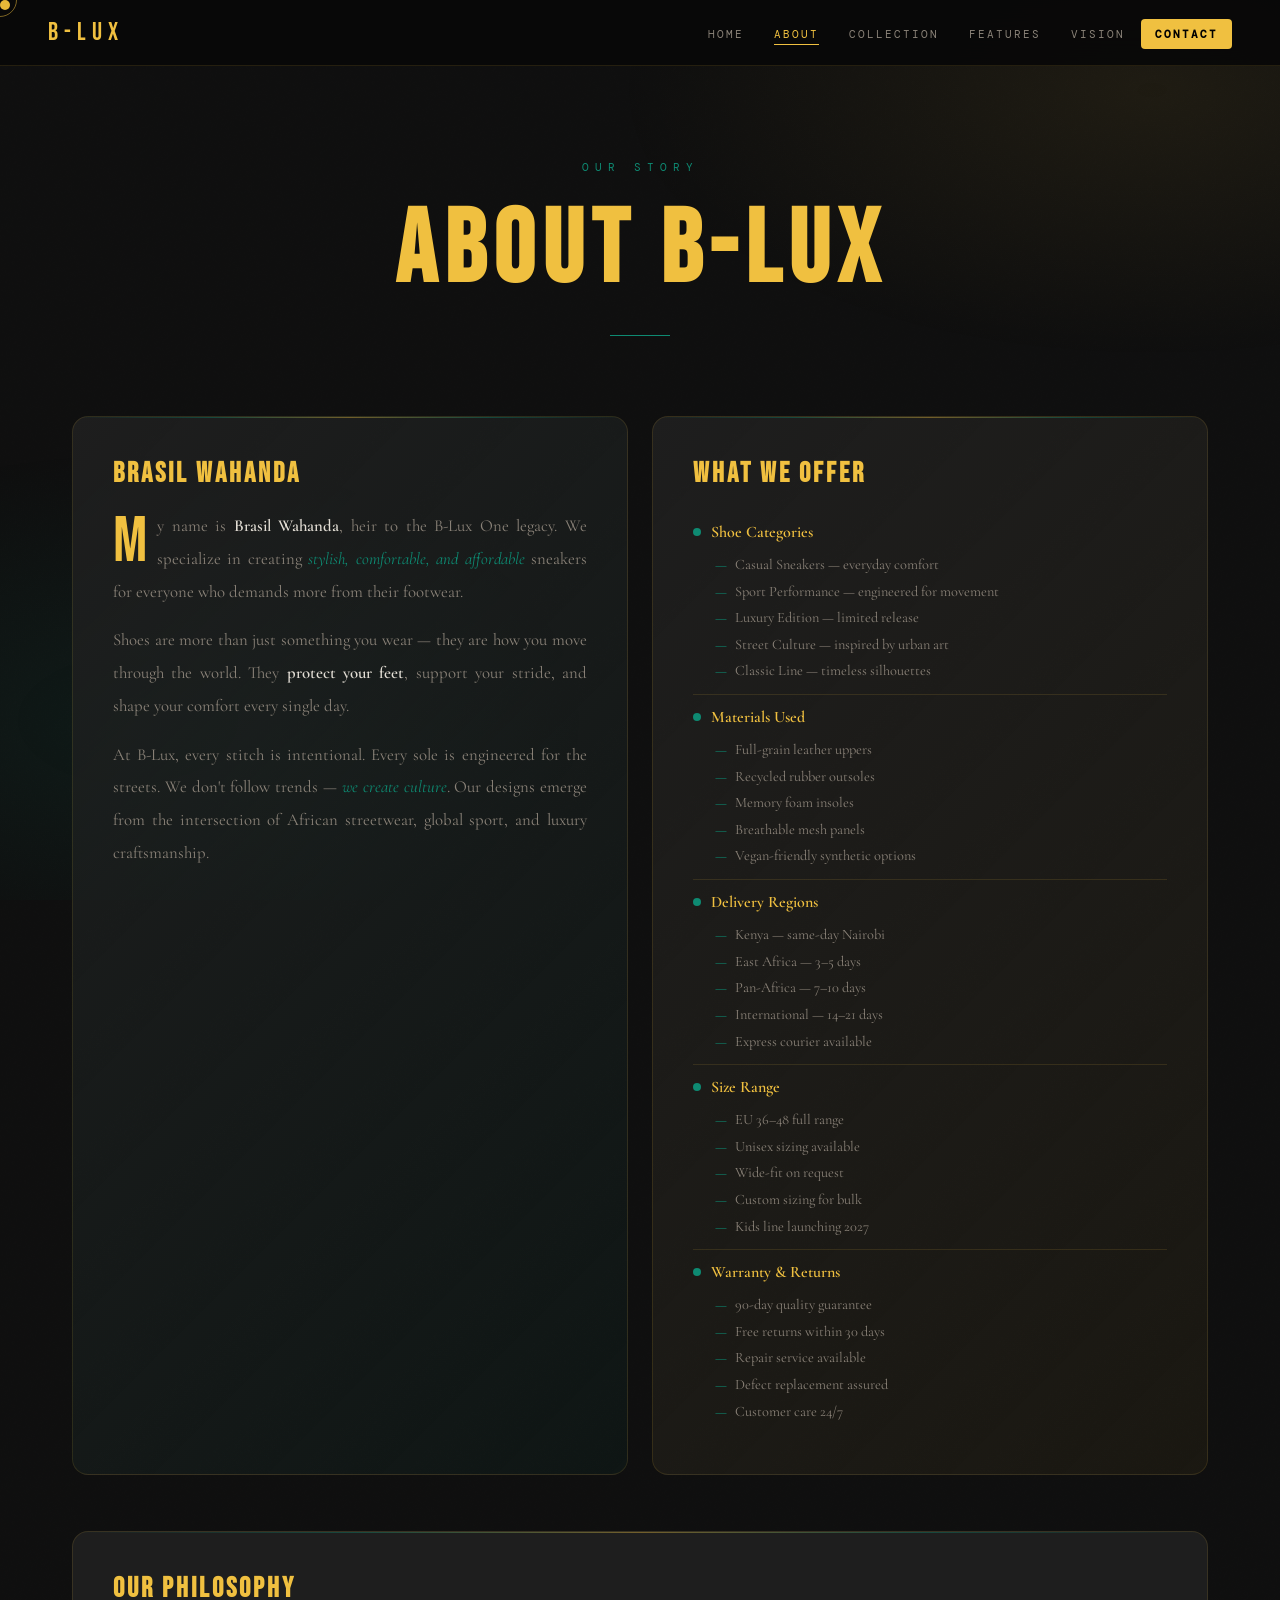
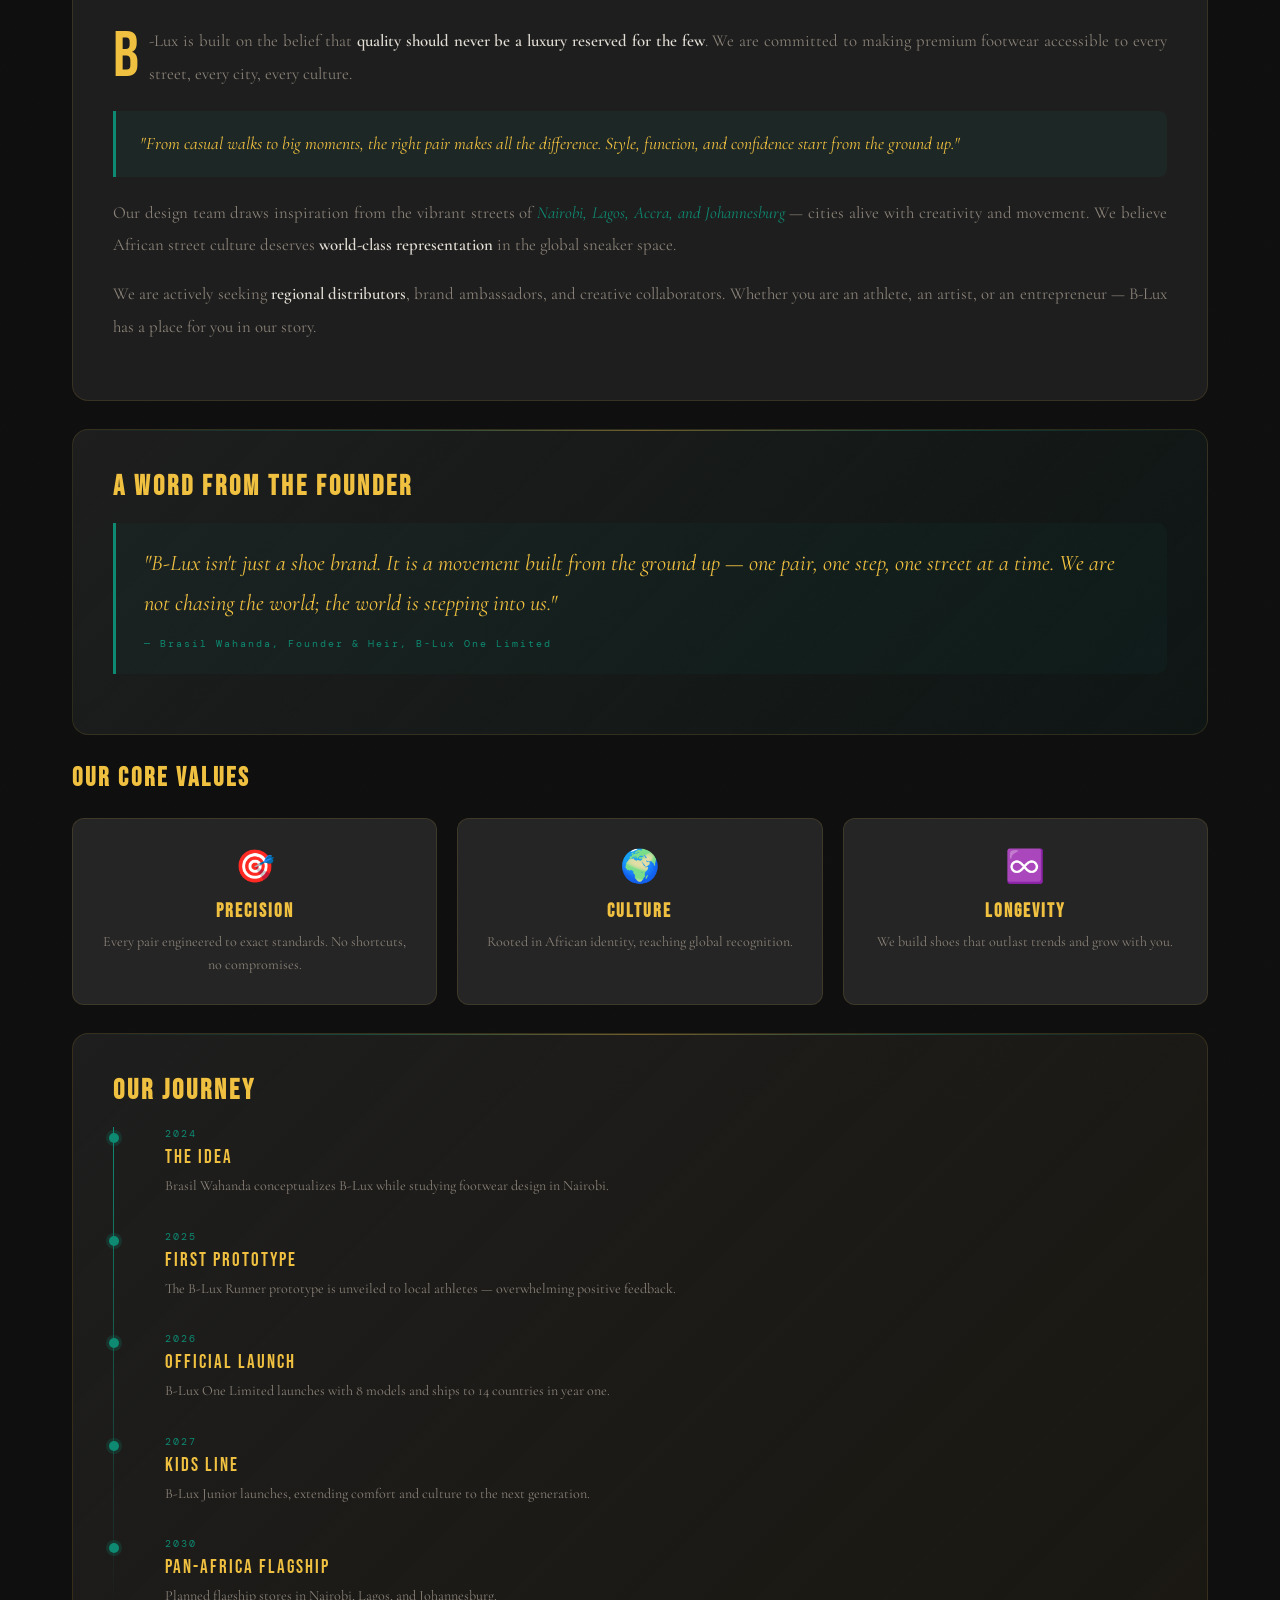
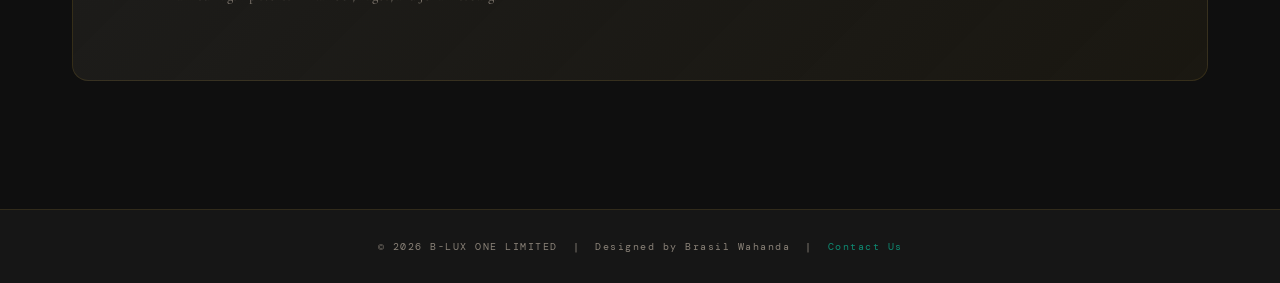
<file: about.html>
<!DOCTYPE html>
<html lang="en">
<head>
<meta charset="UTF-8">
<meta name="viewport" content="width=device-width, initial-scale=1.0">
<title>B-LUX ONE LIMITED — About</title>
<link href="https://fonts.googleapis.com/css2?family=Bebas+Neue&family=Cormorant+Garamond:ital,wght@0,300;0,400;0,600;1,400&family=DM+Mono:wght@300;400&display=swap" rel="stylesheet">
<style>
:root{--gold:#f0c040;--gold-dim:#b8902a;--teal:#0e8a72;--teal-dark:#086455;--dark:#0f0f0f;--dark2:#161616;--dark3:#1e1e1e;--dark4:#252525;--dark5:#2d2d2d;--text:#e2ddd4;--muted:#8a8278;--border:rgba(240,192,64,.12);--border2:rgba(14,138,114,.25);}
*,*::before,*::after{box-sizing:border-box;margin:0;padding:0;}
html{scroll-behavior:smooth;}
body{font-family:'Cormorant Garamond',Georgia,serif;background:var(--dark);color:var(--text);cursor:none;overflow-x:hidden;}
.cursor{width:10px;height:10px;background:var(--gold);border-radius:50%;position:fixed;pointer-events:none;z-index:9999;mix-blend-mode:difference;}
.cursor-ring{width:34px;height:34px;border:1px solid rgba(240,192,64,.5);border-radius:50%;position:fixed;pointer-events:none;z-index:9998;}
body::before{content:'';position:fixed;inset:0;background:radial-gradient(ellipse 70% 50% at 90% 10%,rgba(240,192,64,.07) 0%,transparent 60%),radial-gradient(ellipse 60% 50% at 10% 80%,rgba(14,138,114,.09) 0%,transparent 60%);pointer-events:none;z-index:0;}
body::after{content:'';position:fixed;inset:-200%;background-image:url("data:image/svg+xml,%3Csvg viewBox='0 0 200 200' xmlns='http://www.w3.org/2000/svg'%3E%3Cfilter id='n'%3E%3CfeTurbulence type='fractalNoise' baseFrequency='.9' numOctaves='4' stitchTiles='stitch'/%3E%3C/filter%3E%3Crect width='100%25' height='100%25' filter='url(%23n)' opacity='.04'/%3E%3C/svg%3E");background-size:180px;animation:grain .7s steps(1) infinite;pointer-events:none;z-index:1;opacity:.3;}
@keyframes grain{0%,100%{transform:translate(0,0)}20%{transform:translate(-5%,8%)}40%{transform:translate(10%,-10%)}60%{transform:translate(-8%,15%)}80%{transform:translate(5%,-5%)}}
nav{position:fixed;top:0;left:0;right:0;z-index:100;background:rgba(8,8,8,.92);backdrop-filter:blur(20px);border-bottom:1px solid var(--border);display:flex;align-items:center;justify-content:space-between;padding:0 48px;height:66px;}
.nav-logo{font-family:'Bebas Neue',sans-serif;font-size:1.55rem;color:var(--gold);letter-spacing:6px;text-decoration:none;}
.nav-links{display:flex;list-style:none;gap:2px;}
.nav-links li a{font-family:'DM Mono',monospace;font-size:.68rem;letter-spacing:2px;text-transform:uppercase;color:var(--muted);text-decoration:none;padding:8px 14px;border-radius:4px;transition:color .2s;position:relative;}
.nav-links li a::after{content:'';position:absolute;bottom:4px;left:50%;right:50%;height:1px;background:var(--gold);transition:all .3s ease;}
.nav-links li a:hover,.nav-links li a.active{color:var(--gold);}
.nav-links li a:hover::after,.nav-links li a.active::after{left:14px;right:14px;}
.nav-cta{background:var(--gold);color:#000 !important;font-weight:700;border-radius:4px;}
.nav-cta:hover{background:var(--gold-dim);}
.nav-toggle{display:none;flex-direction:column;gap:5px;cursor:pointer;padding:8px;}
.nav-toggle span{display:block;width:22px;height:2px;background:var(--gold);border-radius:2px;}
@media(max-width:820px){.nav-links{display:none;flex-direction:column;position:absolute;top:66px;left:0;right:0;background:#0a0a0a;padding:16px;}.nav-links.open{display:flex;}.nav-toggle{display:flex;}nav{padding:0 20px;}}

/* PAGE HEADER */
.page-hero{padding:160px 32px 80px;text-align:center;position:relative;z-index:2;}
.page-hero .ey{font-family:'DM Mono',monospace;font-size:.7rem;letter-spacing:6px;color:var(--teal);text-transform:uppercase;margin-bottom:16px;opacity:0;animation:up .8s .1s ease forwards;}
.page-hero h1{font-family:'Bebas Neue',sans-serif;font-size:clamp(3rem,8vw,7rem);color:var(--gold);letter-spacing:8px;opacity:0;animation:up .8s .2s ease forwards;}
.page-hero .ln{width:60px;height:1px;background:var(--teal);margin:22px auto 0;opacity:0;animation:up .8s .3s ease forwards;}
@keyframes up{from{opacity:0;transform:translateY(22px)}to{opacity:1;transform:translateY(0)}}

/* WRAPPER */
.wrapper{max-width:1200px;margin:0 auto;padding:0 32px;}

/* CONTAINER */
.c{background:var(--dark3);border:1px solid var(--border);border-radius:16px;padding:40px;margin-bottom:28px;position:relative;overflow:hidden;transition:border-color .3s,box-shadow .3s;}
.c:hover{border-color:rgba(240,192,64,.22);box-shadow:0 0 60px rgba(240,192,64,.08);}
.c::before{content:'';position:absolute;top:0;left:0;right:0;height:1px;background:linear-gradient(90deg,transparent,var(--teal),var(--gold),var(--teal),transparent);opacity:.4;}
.c-teal{background:linear-gradient(135deg,var(--dark3) 0%,rgba(14,138,114,.06) 100%);}
.c-gold{background:linear-gradient(135deg,var(--dark3) 0%,rgba(240,192,64,.05) 100%);}
.c h3{font-family:'Bebas Neue',sans-serif;font-size:1.75rem;color:var(--gold);letter-spacing:3px;margin-bottom:20px;}

/* GRID */
.two-col{display:grid;grid-template-columns:1fr 1fr;gap:24px;margin-bottom:28px;}
.three-col{display:grid;grid-template-columns:repeat(3,1fr);gap:20px;margin-bottom:28px;}
@media(max-width:768px){.two-col,.three-col{grid-template-columns:1fr;}}

/* PARAGRAPHS */
.para{font-size:1.05rem;line-height:1.95;color:var(--muted);margin-bottom:16px;text-align:justify;}
.para strong{color:var(--text);font-weight:600;}
.para em{color:var(--teal);font-style:italic;}
.para:first-of-type::first-letter{font-family:'Bebas Neue',sans-serif;font-size:4rem;float:left;line-height:.75;margin-right:10px;color:var(--gold);padding-top:8px;}
.highlight{background:rgba(14,138,114,.08);border-left:3px solid var(--teal);border-radius:0 8px 8px 0;padding:18px 24px;margin:20px 0;font-style:italic;color:var(--gold);font-size:1.1rem;line-height:1.7;}

/* NESTED LISTS */
.nl>ul{list-style:none;padding:0;}
.nl>ul>li{padding:12px 0;border-bottom:1px solid var(--border);display:flex;flex-direction:column;gap:8px;}
.nl>ul>li:last-child{border-bottom:none;}
.pl{display:flex;align-items:center;gap:10px;font-weight:600;color:var(--gold);font-size:1rem;}
.pl .dot{width:8px;height:8px;background:var(--teal);border-radius:50%;flex-shrink:0;}
.nl ul ul{list-style:none;padding-left:22px;margin-top:4px;display:flex;flex-direction:column;gap:5px;}
.nl ul ul li{color:var(--muted);font-size:.9rem;display:flex;align-items:flex-start;gap:8px;line-height:1.5;}
.nl ul ul li::before{content:'—';color:var(--teal);flex-shrink:0;}

/* VALUES CARDS */
.val-card{background:var(--dark4);border:1px solid var(--border);border-radius:12px;padding:28px;text-align:center;transition:all .3s;position:relative;overflow:hidden;}
.val-card::after{content:'';position:absolute;bottom:0;left:0;right:0;height:2px;background:linear-gradient(90deg,var(--teal),var(--gold));transform:scaleX(0);transition:transform .3s;}
.val-card:hover::after{transform:scaleX(1);}
.val-card:hover{transform:translateY(-4px);border-color:var(--border2);}
.val-icon{font-size:2rem;margin-bottom:14px;}
.val-card h4{font-family:'Bebas Neue',sans-serif;font-size:1.2rem;color:var(--gold);letter-spacing:2px;margin-bottom:8px;}
.val-card p{font-size:.88rem;color:var(--muted);line-height:1.6;}

/* BLOCKQUOTE */
blockquote{font-size:1.4rem;font-style:italic;color:var(--gold);border-left:3px solid var(--teal);padding:20px 28px;line-height:1.8;background:rgba(14,138,114,.05);border-radius:0 10px 10px 0;margin:20px 0;}
blockquote cite{display:block;font-family:'DM Mono',monospace;font-size:.65rem;letter-spacing:2px;color:var(--teal);margin-top:12px;font-style:normal;}

/* TIMELINE */
.timeline{position:relative;padding-left:24px;}
.timeline::before{content:'';position:absolute;left:0;top:0;bottom:0;width:1px;background:linear-gradient(to bottom,var(--teal),transparent);}
.tl-item{position:relative;margin-bottom:32px;padding-left:28px;}
.tl-item::before{content:'';position:absolute;left:-28px;top:6px;width:10px;height:10px;background:var(--teal);border-radius:50%;box-shadow:0 0 0 3px rgba(14,138,114,.2);}
.tl-year{font-family:'DM Mono',monospace;font-size:.65rem;letter-spacing:2px;color:var(--teal);margin-bottom:6px;}
.tl-title{font-family:'Bebas Neue',sans-serif;font-size:1.2rem;color:var(--gold);letter-spacing:2px;margin-bottom:6px;}
.tl-desc{font-size:.88rem;color:var(--muted);line-height:1.6;}

.back-top{position:fixed;bottom:28px;left:28px;background:var(--dark4);border:1px solid var(--border);color:var(--gold);width:42px;height:42px;border-radius:50%;display:flex;align-items:center;justify-content:center;cursor:none;opacity:0;transition:all .3s;z-index:200;text-decoration:none;font-size:1rem;}
.back-top.visible{opacity:1;}
.back-top:hover{background:var(--teal-dark);}
footer{position:relative;z-index:2;background:var(--dark2);border-top:1px solid var(--border);text-align:center;padding:30px;font-family:'DM Mono',monospace;font-size:.65rem;color:var(--muted);letter-spacing:1.5px;}
footer a{color:var(--teal);text-decoration:none;}
</style>
</head>
<body>
<div class="cursor" id="cur"></div>
<div class="cursor-ring" id="ring"></div>
<a href="#" class="back-top" id="bt">↑</a>

<nav>
  <a href="index.html" class="nav-logo">B-LUX</a>
  <div class="nav-toggle" id="nt"><span></span><span></span><span></span></div>
  <ul class="nav-links" id="nl">
    <li><a href="index.html">Home</a></li>
    <li><a href="about.html" class="active">About</a></li>
    <li><a href="collection.html">Collection</a></li>
    <li><a href="features.html">Features</a></li>
    <li><a href="vision.html">Vision</a></li>
    <li><a href="contact.html" class="nav-cta">Contact</a></li>
  </ul>
</nav>

<div class="page-hero">
  <p class="ey">Our Story</p>
  <h1>About B-LUX</h1>
  <div class="ln"></div>
</div>

<main style="position:relative;z-index:2;padding-bottom:100px;">
<div class="wrapper">

  <!-- 2-col: Bio + Nested List -->
  <div class="two-col">
    <div class="c c-teal">
      <h3>Brasil Wahanda</h3>
      <p class="para">My name is <strong>Brasil Wahanda</strong>, heir to the B-Lux One legacy. We specialize in creating <em>stylish, comfortable, and affordable</em> sneakers for everyone who demands more from their footwear.</p>
      <p class="para">Shoes are more than just something you wear — they are how you move through the world. They <strong>protect your feet</strong>, support your stride, and shape your comfort every single day.</p>
      <p class="para">At B-Lux, every stitch is intentional. Every sole is engineered for the streets. We don't follow trends — <em>we create culture</em>. Our designs emerge from the intersection of African streetwear, global sport, and luxury craftsmanship.</p>
    </div>

    <div class="c c-gold">
      <h3>What We Offer</h3>
      <div class="nl">
        <ul>
          <li>
            <span class="pl"><span class="dot"></span>Shoe Categories</span>
            <ul><li>Casual Sneakers — everyday comfort</li><li>Sport Performance — engineered for movement</li><li>Luxury Edition — limited release</li><li>Street Culture — inspired by urban art</li><li>Classic Line — timeless silhouettes</li></ul>
          </li>
          <li>
            <span class="pl"><span class="dot"></span>Materials Used</span>
            <ul><li>Full-grain leather uppers</li><li>Recycled rubber outsoles</li><li>Memory foam insoles</li><li>Breathable mesh panels</li><li>Vegan-friendly synthetic options</li></ul>
          </li>
          <li>
            <span class="pl"><span class="dot"></span>Delivery Regions</span>
            <ul><li>Kenya — same-day Nairobi</li><li>East Africa — 3–5 days</li><li>Pan-Africa — 7–10 days</li><li>International — 14–21 days</li><li>Express courier available</li></ul>
          </li>
          <li>
            <span class="pl"><span class="dot"></span>Size Range</span>
            <ul><li>EU 36–48 full range</li><li>Unisex sizing available</li><li>Wide-fit on request</li><li>Custom sizing for bulk</li><li>Kids line launching 2027</li></ul>
          </li>
          <li>
            <span class="pl"><span class="dot"></span>Warranty & Returns</span>
            <ul><li>90-day quality guarantee</li><li>Free returns within 30 days</li><li>Repair service available</li><li>Defect replacement assured</li><li>Customer care 24/7</li></ul>
          </li>
        </ul>
      </div>
    </div>
  </div>

  <!-- Philosophy -->
  <div class="c">
    <h3>Our Philosophy</h3>
    <p class="para">B-Lux is built on the belief that <strong>quality should never be a luxury reserved for the few</strong>. We are committed to making premium footwear accessible to every street, every city, every culture.</p>
    <div class="highlight">"From casual walks to big moments, the right pair makes all the difference. Style, function, and confidence start from the ground up."</div>
    <p class="para">Our design team draws inspiration from the vibrant streets of <em>Nairobi, Lagos, Accra, and Johannesburg</em> — cities alive with creativity and movement. We believe African street culture deserves <strong>world-class representation</strong> in the global sneaker space.</p>
    <p class="para">We are actively seeking <strong>regional distributors</strong>, brand ambassadors, and creative collaborators. Whether you are an athlete, an artist, or an entrepreneur — B-Lux has a place for you in our story.</p>
  </div>

  <!-- Founder quote -->
  <div class="c c-teal">
    <h3>A Word from the Founder</h3>
    <blockquote>"B-Lux isn't just a shoe brand. It is a movement built from the ground up — one pair, one step, one street at a time. We are not chasing the world; the world is stepping into us."<cite>— Brasil Wahanda, Founder &amp; Heir, B-Lux One Limited</cite></blockquote>
  </div>

  <!-- Values 3-col -->
  <h3 style="font-family:'Bebas Neue',sans-serif;font-size:1.6rem;color:var(--gold);letter-spacing:3px;margin-bottom:24px;">Our Core Values</h3>
  <div class="three-col">
    <div class="val-card"><div class="val-icon">🎯</div><h4>Precision</h4><p>Every pair engineered to exact standards. No shortcuts, no compromises.</p></div>
    <div class="val-card"><div class="val-icon">🌍</div><h4>Culture</h4><p>Rooted in African identity, reaching global recognition.</p></div>
    <div class="val-card"><div class="val-icon">♾️</div><h4>Longevity</h4><p>We build shoes that outlast trends and grow with you.</p></div>
  </div>

  <!-- Timeline -->
  <div class="c c-gold">
    <h3>Our Journey</h3>
    <div class="timeline">
      <div class="tl-item"><div class="tl-year">2024</div><div class="tl-title">The Idea</div><div class="tl-desc">Brasil Wahanda conceptualizes B-Lux while studying footwear design in Nairobi.</div></div>
      <div class="tl-item"><div class="tl-year">2025</div><div class="tl-title">First Prototype</div><div class="tl-desc">The B-Lux Runner prototype is unveiled to local athletes — overwhelming positive feedback.</div></div>
      <div class="tl-item"><div class="tl-year">2026</div><div class="tl-title">Official Launch</div><div class="tl-desc">B-Lux One Limited launches with 8 models and ships to 14 countries in year one.</div></div>
      <div class="tl-item"><div class="tl-year">2027</div><div class="tl-title">Kids Line</div><div class="tl-desc">B-Lux Junior launches, extending comfort and culture to the next generation.</div></div>
      <div class="tl-item"><div class="tl-year">2030</div><div class="tl-title">Pan-Africa Flagship</div><div class="tl-desc">Planned flagship stores in Nairobi, Lagos, and Johannesburg.</div></div>
    </div>
  </div>

</div>
</main>

<footer>© 2026 B-LUX ONE LIMITED &nbsp;|&nbsp; Designed by Brasil Wahanda &nbsp;|&nbsp; <a href="contact.html">Contact Us</a></footer>

<script>
const cur=document.getElementById('cur'),ring=document.getElementById('ring');
let mx=0,my=0,rx=0,ry=0;
document.addEventListener('mousemove',e=>{mx=e.clientX;my=e.clientY;cur.style.cssText=`left:${mx-5}px;top:${my-5}px`;});
(function a(){rx+=(mx-rx)*.12;ry+=(my-ry)*.12;ring.style.cssText=`left:${rx-17}px;top:${ry-17}px`;requestAnimationFrame(a);})();
window.addEventListener('scroll',()=>document.getElementById('bt').classList.toggle('visible',scrollY>400));
document.getElementById('nt').addEventListener('click',()=>document.getElementById('nl').classList.toggle('open'));
</script>
</body>
</html>
</file>
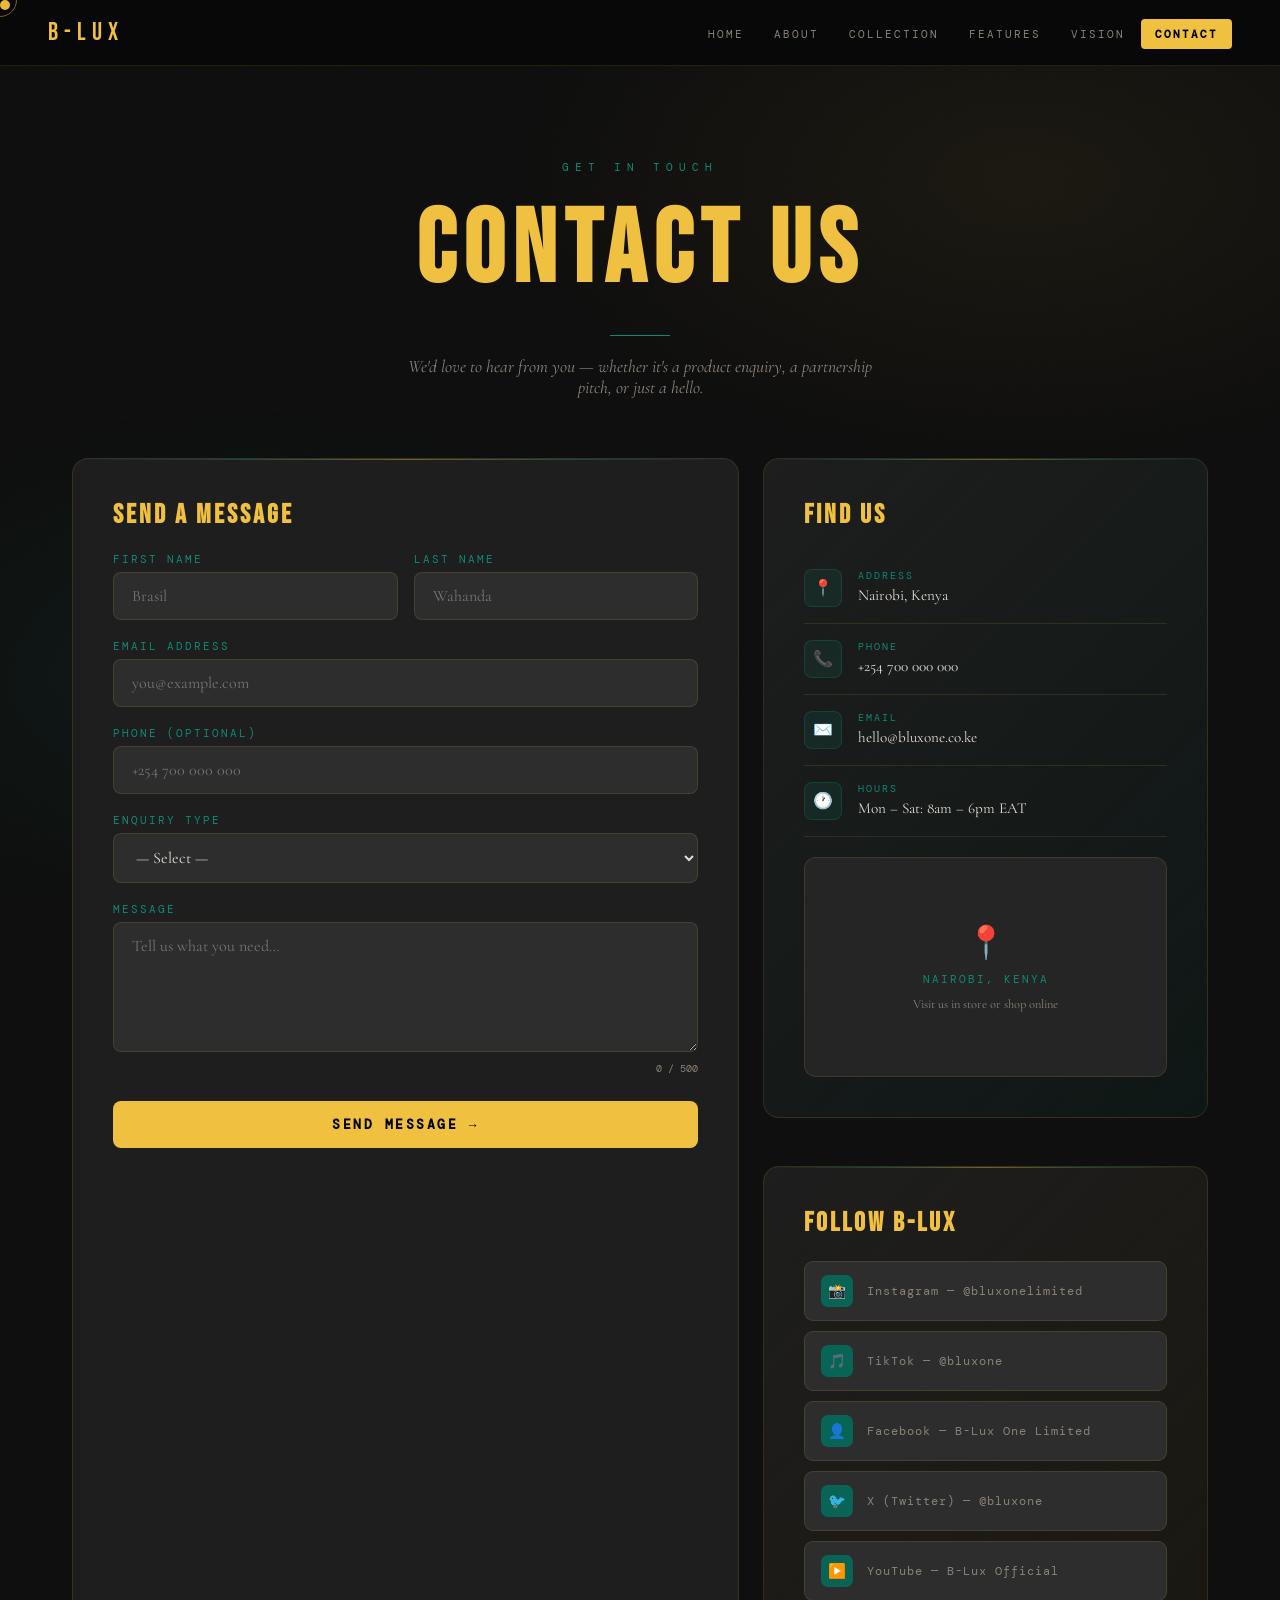
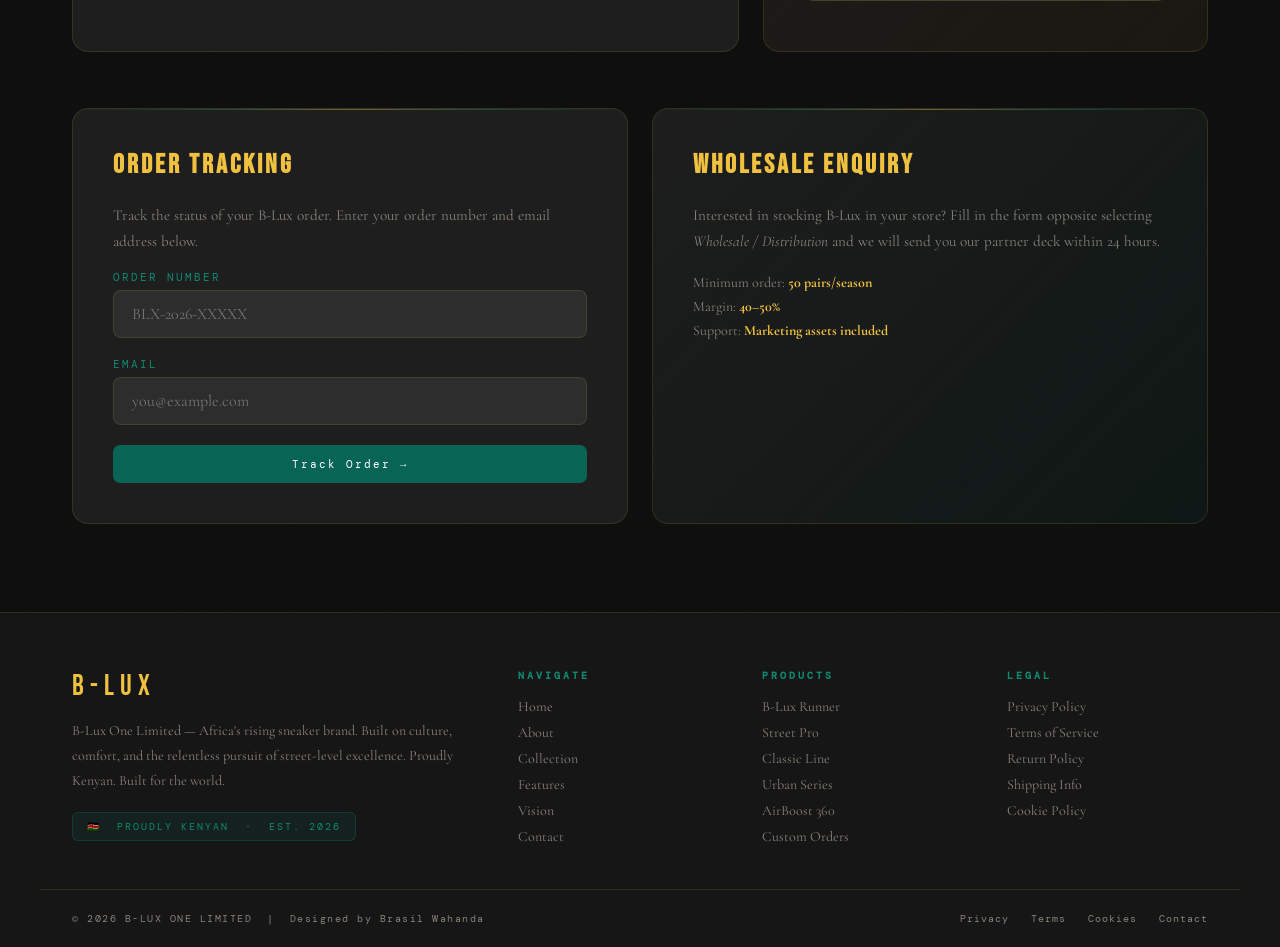
<file: contact.html>
<!DOCTYPE html>
<html lang="en">
<head>
<meta charset="UTF-8">
<meta name="viewport" content="width=device-width, initial-scale=1.0">
<title>B-LUX ONE LIMITED — Contact</title>
<link href="https://fonts.googleapis.com/css2?family=Bebas+Neue&family=Cormorant+Garamond:ital,wght@0,300;0,400;0,600;1,400&family=DM+Mono:wght@300;400&display=swap" rel="stylesheet">
<style>
:root{--gold:#f0c040;--gold-dim:#b8902a;--teal:#0e8a72;--teal-dark:#086455;--dark:#0f0f0f;--dark2:#161616;--dark3:#1e1e1e;--dark4:#252525;--dark5:#2d2d2d;--text:#e2ddd4;--muted:#8a8278;--border:rgba(240,192,64,.12);--border2:rgba(14,138,114,.25);}
*,*::before,*::after{box-sizing:border-box;margin:0;padding:0;}
html{scroll-behavior:smooth;}
body{font-family:'Cormorant Garamond',Georgia,serif;background:var(--dark);color:var(--text);cursor:none;overflow-x:hidden;}
.cursor{width:10px;height:10px;background:var(--gold);border-radius:50%;position:fixed;pointer-events:none;z-index:9999;mix-blend-mode:difference;}
.cursor-ring{width:34px;height:34px;border:1px solid rgba(240,192,64,.5);border-radius:50%;position:fixed;pointer-events:none;z-index:9998;}
body::before{content:'';position:fixed;inset:0;background:radial-gradient(ellipse 70% 55% at 80% 20%,rgba(240,192,64,.06) 0%,transparent 60%),radial-gradient(ellipse 65% 50% at 20% 75%,rgba(14,138,114,.09) 0%,transparent 60%);pointer-events:none;z-index:0;}
body::after{content:'';position:fixed;inset:-200%;background-image:url("data:image/svg+xml,%3Csvg viewBox='0 0 200 200' xmlns='http://www.w3.org/2000/svg'%3E%3Cfilter id='n'%3E%3CfeTurbulence type='fractalNoise' baseFrequency='.9' numOctaves='4' stitchTiles='stitch'/%3E%3C/filter%3E%3Crect width='100%25' height='100%25' filter='url(%23n)' opacity='.04'/%3E%3C/svg%3E");background-size:180px;animation:grain .7s steps(1) infinite;pointer-events:none;z-index:1;opacity:.3;}
@keyframes grain{0%,100%{transform:translate(0,0)}20%{transform:translate(-5%,8%)}40%{transform:translate(10%,-10%)}60%{transform:translate(-8%,15%)}80%{transform:translate(5%,-5%)}}
nav{position:fixed;top:0;left:0;right:0;z-index:100;background:rgba(8,8,8,.92);backdrop-filter:blur(20px);border-bottom:1px solid var(--border);display:flex;align-items:center;justify-content:space-between;padding:0 48px;height:66px;}
.nav-logo{font-family:'Bebas Neue',sans-serif;font-size:1.55rem;color:var(--gold);letter-spacing:6px;text-decoration:none;}
.nav-links{display:flex;list-style:none;gap:2px;}
.nav-links li a{font-family:'DM Mono',monospace;font-size:.68rem;letter-spacing:2px;text-transform:uppercase;color:var(--muted);text-decoration:none;padding:8px 14px;border-radius:4px;transition:color .2s;position:relative;}
.nav-links li a::after{content:'';position:absolute;bottom:4px;left:50%;right:50%;height:1px;background:var(--gold);transition:all .3s ease;}
.nav-links li a:hover,.nav-links li a.active{color:var(--gold);}
.nav-links li a:hover::after,.nav-links li a.active::after{left:14px;right:14px;}
.nav-cta{background:var(--gold);color:#000 !important;font-weight:700;border-radius:4px;}
.nav-toggle{display:none;flex-direction:column;gap:5px;cursor:pointer;padding:8px;}
.nav-toggle span{display:block;width:22px;height:2px;background:var(--gold);border-radius:2px;}
@media(max-width:820px){.nav-links{display:none;flex-direction:column;position:absolute;top:66px;left:0;right:0;background:#0a0a0a;padding:16px;}.nav-links.open{display:flex;}.nav-toggle{display:flex;}nav{padding:0 20px;}}

.page-hero{padding:160px 32px 60px;text-align:center;position:relative;z-index:2;}
.page-hero .ey{font-family:'DM Mono',monospace;font-size:.7rem;letter-spacing:6px;color:var(--teal);text-transform:uppercase;margin-bottom:16px;opacity:0;animation:up .8s .1s ease forwards;}
.page-hero h1{font-family:'Bebas Neue',sans-serif;font-size:clamp(3rem,8vw,7rem);color:var(--gold);letter-spacing:8px;opacity:0;animation:up .8s .2s ease forwards;}
.page-hero .ln{width:60px;height:1px;background:var(--teal);margin:22px auto 0;opacity:0;animation:up .8s .3s ease forwards;}
.page-hero p.sub{font-size:1.1rem;font-style:italic;color:var(--muted);max-width:500px;margin:20px auto 0;opacity:0;animation:up .8s .4s ease forwards;}
@keyframes up{from{opacity:0;transform:translateY(22px)}to{opacity:1;transform:translateY(0)}}

.wrapper{max-width:1200px;margin:0 auto;padding:0 32px;}
.c{background:var(--dark3);border:1px solid var(--border);border-radius:16px;padding:40px;margin-bottom:28px;position:relative;overflow:hidden;transition:border-color .3s,box-shadow .3s;}
.c:hover{border-color:rgba(240,192,64,.22);box-shadow:0 0 50px rgba(240,192,64,.07);}
.c::before{content:'';position:absolute;top:0;left:0;right:0;height:1px;background:linear-gradient(90deg,transparent,var(--teal),var(--gold),var(--teal),transparent);opacity:.4;}
.c-teal{background:linear-gradient(135deg,var(--dark3) 0%,rgba(14,138,114,.07) 100%);}
.c-gold{background:linear-gradient(135deg,var(--dark3) 0%,rgba(240,192,64,.05) 100%);}
.c h3{font-family:'Bebas Neue',sans-serif;font-size:1.7rem;color:var(--gold);letter-spacing:3px;margin-bottom:22px;}
.two-col{display:grid;grid-template-columns:3fr 2fr;gap:24px;margin-bottom:28px;}
.equal-col{display:grid;grid-template-columns:1fr 1fr;gap:24px;margin-bottom:28px;}
@media(max-width:768px){.two-col,.equal-col{grid-template-columns:1fr;}}

/* FORM */
.fg{display:flex;flex-direction:column;gap:6px;margin-bottom:20px;}
.fg label{font-family:'DM Mono',monospace;font-size:.66rem;letter-spacing:2px;color:var(--teal);text-transform:uppercase;}
.fg input,.fg textarea,.fg select{background:var(--dark5);border:1px solid var(--border);border-radius:8px;color:var(--text);padding:13px 18px;font-family:'Cormorant Garamond',serif;font-size:1rem;outline:none;transition:border-color .25s,box-shadow .25s;width:100%;}
.fg input:focus,.fg textarea:focus,.fg select:focus{border-color:var(--teal);box-shadow:0 0 0 3px rgba(14,138,114,.12);}
.fg textarea{min-height:130px;resize:vertical;}
.fg select option{background:var(--dark5);}
.row-2{display:grid;grid-template-columns:1fr 1fr;gap:16px;}
@media(max-width:540px){.row-2{grid-template-columns:1fr;}}
.btn-send{width:100%;background:var(--gold);color:#000;padding:15px;border:none;border-radius:8px;font-family:'DM Mono',monospace;font-size:.8rem;letter-spacing:2.5px;font-weight:700;text-transform:uppercase;cursor:none;transition:all .25s;margin-top:6px;}
.btn-send:hover{background:var(--gold-dim);box-shadow:0 8px 28px rgba(240,192,64,.25);}

/* CHAR COUNTER */
.char-count{font-family:'DM Mono',monospace;font-size:.62rem;color:var(--muted);text-align:right;margin-top:4px;}

/* INFO BLOCKS */
.info-item{display:flex;align-items:flex-start;gap:16px;padding:16px 0;border-bottom:1px solid var(--border);}
.info-item:last-child{border-bottom:none;}
.info-icon{width:38px;height:38px;background:rgba(14,138,114,.12);border:1px solid var(--border2);border-radius:8px;display:flex;align-items:center;justify-content:center;font-size:1rem;flex-shrink:0;}
.info-text .label{font-family:'DM Mono',monospace;font-size:.62rem;letter-spacing:2px;color:var(--teal);text-transform:uppercase;margin-bottom:4px;}
.info-text .val{font-size:.95rem;color:var(--text);}

/* SOCIAL */
.soc-link{display:flex;align-items:center;gap:14px;color:var(--muted);text-decoration:none;font-family:'DM Mono',monospace;font-size:.75rem;letter-spacing:1px;padding:13px 16px;background:var(--dark5);border:1px solid var(--border);border-radius:9px;transition:all .25s;margin-bottom:10px;}
.soc-link:hover{border-color:var(--teal);color:var(--gold);transform:translateX(4px);}
.soc-icon{width:32px;height:32px;background:var(--teal-dark);border-radius:7px;display:flex;align-items:center;justify-content:center;font-size:.9rem;flex-shrink:0;}

/* MAP PLACEHOLDER */
.map-box{background:var(--dark4);border:1px solid var(--border);border-radius:12px;height:220px;display:flex;align-items:center;justify-content:center;flex-direction:column;gap:10px;margin-top:20px;}
.map-box .pin{font-size:2rem;}
.map-box p{font-family:'DM Mono',monospace;font-size:.68rem;letter-spacing:2px;color:var(--teal);}
.map-box small{color:var(--muted);font-size:.78rem;}

/* SUCCESS */
.success-overlay{position:fixed;inset:0;background:rgba(10,10,10,.92);backdrop-filter:blur(12px);z-index:500;display:flex;align-items:center;justify-content:center;flex-direction:column;gap:20px;opacity:0;pointer-events:none;transition:opacity .4s;}
.success-overlay.show{opacity:1;pointer-events:all;}
.success-box{background:var(--dark3);border:1px solid var(--teal);border-radius:20px;padding:52px 60px;text-align:center;max-width:440px;}
.success-box .tick{font-size:3.5rem;margin-bottom:16px;}
.success-box h2{font-family:'Bebas Neue',sans-serif;font-size:2.2rem;color:var(--gold);letter-spacing:4px;margin-bottom:12px;}
.success-box p{color:var(--muted);font-size:1rem;line-height:1.7;margin-bottom:24px;}
.close-btn{background:transparent;border:1px solid var(--border);color:var(--muted);padding:10px 24px;border-radius:6px;font-family:'DM Mono',monospace;font-size:.68rem;cursor:none;transition:all .2s;}
.close-btn:hover{border-color:var(--gold);color:var(--gold);}

.back-top{position:fixed;bottom:28px;left:28px;background:var(--dark4);border:1px solid var(--border);color:var(--gold);width:42px;height:42px;border-radius:50%;display:flex;align-items:center;justify-content:center;cursor:none;opacity:0;transition:all .3s;z-index:200;text-decoration:none;font-size:1rem;}
.back-top.visible{opacity:1;}
.back-top:hover{background:var(--teal-dark);}

/* FOOTER */
footer{position:relative;z-index:2;background:var(--dark2);border-top:1px solid var(--border);}
.footer-main{max-width:1200px;margin:0 auto;padding:56px 32px 44px;display:grid;grid-template-columns:2fr 1fr 1fr 1fr;gap:44px;}
.footer-brand .logo{font-family:'Bebas Neue',sans-serif;font-size:1.8rem;color:var(--gold);letter-spacing:6px;display:block;margin-bottom:14px;}
.footer-brand p{font-size:.88rem;color:var(--muted);line-height:1.8;margin-bottom:18px;}
.footer-badge{display:inline-flex;align-items:center;gap:8px;background:rgba(14,138,114,.1);border:1px solid var(--border2);border-radius:6px;padding:7px 14px;font-family:'DM Mono',monospace;font-size:.62rem;color:var(--teal);letter-spacing:2px;}
.fc h5{font-family:'DM Mono',monospace;font-size:.65rem;letter-spacing:3px;color:var(--teal);text-transform:uppercase;margin-bottom:16px;}
.fc ul{list-style:none;display:flex;flex-direction:column;gap:9px;}
.fc ul li a{color:var(--muted);text-decoration:none;font-size:.88rem;transition:color .2s,padding-left .2s;display:block;}
.fc ul li a:hover{color:var(--gold);padding-left:4px;}
.footer-bottom{border-top:1px solid var(--border);padding:22px 32px;max-width:1200px;margin:0 auto;display:flex;align-items:center;justify-content:space-between;flex-wrap:wrap;gap:12px;}
.footer-bottom p{font-family:'DM Mono',monospace;font-size:.62rem;color:var(--muted);letter-spacing:1.5px;}
.footer-bottom .fl{display:flex;gap:22px;}
.footer-bottom .fl a{font-family:'DM Mono',monospace;font-size:.62rem;color:var(--muted);text-decoration:none;letter-spacing:1px;transition:color .2s;}
.footer-bottom .fl a:hover{color:var(--gold);}
@media(max-width:900px){.footer-main{grid-template-columns:1fr 1fr;}}
@media(max-width:540px){.footer-main{grid-template-columns:1fr;}.footer-bottom{flex-direction:column;text-align:center;}}
</style>
</head>
<body>
<div class="cursor" id="cur"></div>
<div class="cursor-ring" id="ring"></div>
<a href="#" class="back-top" id="bt">↑</a>

<!-- Success overlay -->
<div class="success-overlay" id="successOverlay">
  <div class="success-box">
    <div class="tick">✅</div>
    <h2>Message Sent!</h2>
    <p>Thank you for reaching out to B-Lux One Limited. Our team will get back to you within 24 hours.</p>
    <button class="close-btn" onclick="closeSuccess()">Close</button>
  </div>
</div>

<nav>
  <a href="index.html" class="nav-logo">B-LUX</a>
  <div class="nav-toggle" id="nt"><span></span><span></span><span></span></div>
  <ul class="nav-links" id="nl">
    <li><a href="index.html">Home</a></li>
    <li><a href="about.html">About</a></li>
    <li><a href="collection.html">Collection</a></li>
    <li><a href="features.html">Features</a></li>
    <li><a href="vision.html">Vision</a></li>
    <li><a href="contact.html" class="active nav-cta">Contact</a></li>
  </ul>
</nav>

<div class="page-hero">
  <p class="ey">Get In Touch</p>
  <h1>Contact Us</h1>
  <div class="ln"></div>
  <p class="sub">We'd love to hear from you — whether it's a product enquiry, a partnership pitch, or just a hello.</p>
</div>

<main style="position:relative;z-index:2;padding-bottom:0;">
<div class="wrapper">

  <!-- FORM + INFO -->
  <div class="two-col">

    <!-- CONTACT FORM -->
    <div class="c">
      <h3>Send a Message</h3>
      <div class="row-2">
        <div class="fg"><label>First Name</label><input type="text" id="fn" placeholder="Brasil"></div>
        <div class="fg"><label>Last Name</label><input type="text" id="ln2" placeholder="Wahanda"></div>
      </div>
      <div class="fg"><label>Email Address</label><input type="email" id="em" placeholder="you@example.com"></div>
      <div class="fg"><label>Phone (optional)</label><input type="tel" id="ph" placeholder="+254 700 000 000"></div>
      <div class="fg"><label>Enquiry Type</label>
        <select id="eq">
          <option value="">— Select —</option>
          <option>Product Enquiry</option>
          <option>Custom Order</option>
          <option>Wholesale / Distribution</option>
          <option>Brand Partnership</option>
          <option>Ambassador Programme</option>
          <option>General</option>
        </select>
      </div>
      <div class="fg">
        <label>Message</label>
        <textarea id="msg" placeholder="Tell us what you need…" maxlength="500" oninput="countChars()"></textarea>
        <div class="char-count" id="cc">0 / 500</div>
      </div>
      <button class="btn-send" onclick="submitForm()">Send Message →</button>
    </div>

    <!-- INFO + SOCIALS -->
    <div style="display:flex;flex-direction:column;gap:20px;">

      <div class="c c-teal">
        <h3>Find Us</h3>
        <div class="info-item"><div class="info-icon">📍</div><div class="info-text"><div class="label">Address</div><div class="val">Nairobi, Kenya</div></div></div>
        <div class="info-item"><div class="info-icon">📞</div><div class="info-text"><div class="label">Phone</div><div class="val">+254 700 000 000</div></div></div>
        <div class="info-item"><div class="info-icon">✉️</div><div class="info-text"><div class="label">Email</div><div class="val">hello@bluxone.co.ke</div></div></div>
        <div class="info-item"><div class="info-icon">🕐</div><div class="info-text"><div class="label">Hours</div><div class="val">Mon – Sat: 8am – 6pm EAT</div></div></div>
        <div class="map-box"><div class="pin">📍</div><p>NAIROBI, KENYA</p><small>Visit us in store or shop online</small></div>
      </div>

      <div class="c c-gold">
        <h3>Follow B-LUX</h3>
        <a class="soc-link" href="#"><span class="soc-icon">📸</span>Instagram — @bluxonelimited</a>
        <a class="soc-link" href="#"><span class="soc-icon">🎵</span>TikTok — @bluxone</a>
        <a class="soc-link" href="#"><span class="soc-icon">👤</span>Facebook — B-Lux One Limited</a>
        <a class="soc-link" href="#"><span class="soc-icon">🐦</span>X (Twitter) — @bluxone</a>
        <a class="soc-link" href="#"><span class="soc-icon">▶️</span>YouTube — B-Lux Official</a>
      </div>
    </div>
  </div>

  <!-- QUICK LINKS -->
  <div class="equal-col">
    <div class="c">
      <h3>Order Tracking</h3>
      <p style="font-size:.95rem;color:var(--muted);line-height:1.7;margin-bottom:16px;">Track the status of your B-Lux order. Enter your order number and email address below.</p>
      <div class="fg"><label>Order Number</label><input type="text" placeholder="BLX-2026-XXXXX"></div>
      <div class="fg"><label>Email</label><input type="email" placeholder="you@example.com"></div>
      <button style="background:var(--teal-dark);color:#fff;border:none;padding:12px 24px;border-radius:7px;font-family:'DM Mono',monospace;font-size:.68rem;letter-spacing:2px;cursor:none;width:100%;transition:background .2s;" onmouseover="this.style.background='var(--teal)'" onmouseout="this.style.background='var(--teal-dark)'">Track Order →</button>
    </div>
    <div class="c c-teal">
      <h3>Wholesale Enquiry</h3>
      <p style="font-size:.95rem;color:var(--muted);line-height:1.7;margin-bottom:16px;">Interested in stocking B-Lux in your store? Fill in the form opposite selecting <em>Wholesale / Distribution</em> and we will send you our partner deck within 24 hours.</p>
      <p style="font-size:.88rem;color:var(--muted);line-height:1.7;">Minimum order: <strong style="color:var(--gold);">50 pairs/season</strong><br>Margin: <strong style="color:var(--gold);">40–50%</strong><br>Support: <strong style="color:var(--gold);">Marketing assets included</strong></p>
    </div>
  </div>

</div>
</main>

<!-- FOOTER -->
<footer style="margin-top:60px;">
  <div class="footer-main">
    <div class="footer-brand">
      <span class="logo">B-LUX</span>
      <p>B-Lux One Limited — Africa's rising sneaker brand. Built on culture, comfort, and the relentless pursuit of street-level excellence. Proudly Kenyan. Built for the world.</p>
      <div class="footer-badge">🇰🇪 &nbsp;PROUDLY KENYAN &nbsp;·&nbsp; EST. 2026</div>
    </div>
    <div class="fc">
      <h5>Navigate</h5>
      <ul>
        <li><a href="home.html">Home</a></li>
        <li><a href="about.html">About</a></li>
        <li><a href="collection.html">Collection</a></li>
        <li><a href="features.html">Features</a></li>
        <li><a href="vision.html">Vision</a></li>
        <li><a href="contact.html">Contact</a></li>
      </ul>
    </div>
    <div class="fc">
      <h5>Products</h5>
      <ul>
        <li><a href="collection.html">B-Lux Runner</a></li>
        <li><a href="collection.html">Street Pro</a></li>
        <li><a href="collection.html">Classic Line</a></li>
        <li><a href="collection.html">Urban Series</a></li>
        <li><a href="collection.html">AirBoost 360</a></li>
        <li><a href="features.html">Custom Orders</a></li>
      </ul>
    </div>
    <div class="fc">
      <h5>Legal</h5>
      <ul>
        <li><a href="#">Privacy Policy</a></li>
        <li><a href="#">Terms of Service</a></li>
        <li><a href="#">Return Policy</a></li>
        <li><a href="#">Shipping Info</a></li>
        <li><a href="#">Cookie Policy</a></li>
      </ul>
    </div>
  </div>
  <div class="footer-bottom">
    <p>© 2026 B-LUX ONE LIMITED &nbsp;|&nbsp; Designed by Brasil Wahanda</p>
    <div class="fl"><a href="#">Privacy</a><a href="#">Terms</a><a href="#">Cookies</a><a href="contact.html">Contact</a></div>
  </div>
</footer>

<script>
const cur=document.getElementById('cur'),ring=document.getElementById('ring');
let mx=0,my=0,rx=0,ry=0;
document.addEventListener('mousemove',e=>{mx=e.clientX;my=e.clientY;cur.style.cssText=`left:${mx-5}px;top:${my-5}px`;});
(function a(){rx+=(mx-rx)*.12;ry+=(my-ry)*.12;ring.style.cssText=`left:${rx-17}px;top:${ry-17}px`;requestAnimationFrame(a);})();
window.addEventListener('scroll',()=>document.getElementById('bt').classList.toggle('visible',scrollY>400));
document.getElementById('nt').addEventListener('click',()=>document.getElementById('nl').classList.toggle('open'));

function countChars(){const v=document.getElementById('msg').value.length;document.getElementById('cc').textContent=v+' / 500';}

function submitForm(){
  const fn=document.getElementById('fn').value.trim();
  const em=document.getElementById('em').value.trim();
  const eq=document.getElementById('eq').value;
  const msg=document.getElementById('msg').value.trim();
  if(!fn||!em){alert('Please enter your name and email.');return;}
  document.getElementById('successOverlay').classList.add('show');
  ['fn','ln2','em','ph','msg'].forEach(id=>document.getElementById(id).value='');
  document.getElementById('eq').value='';
  document.getElementById('cc').textContent='0 / 500';
}
function closeSuccess(){document.getElementById('successOverlay').classList.remove('show');}
</script>
</body>
</html>
</file>
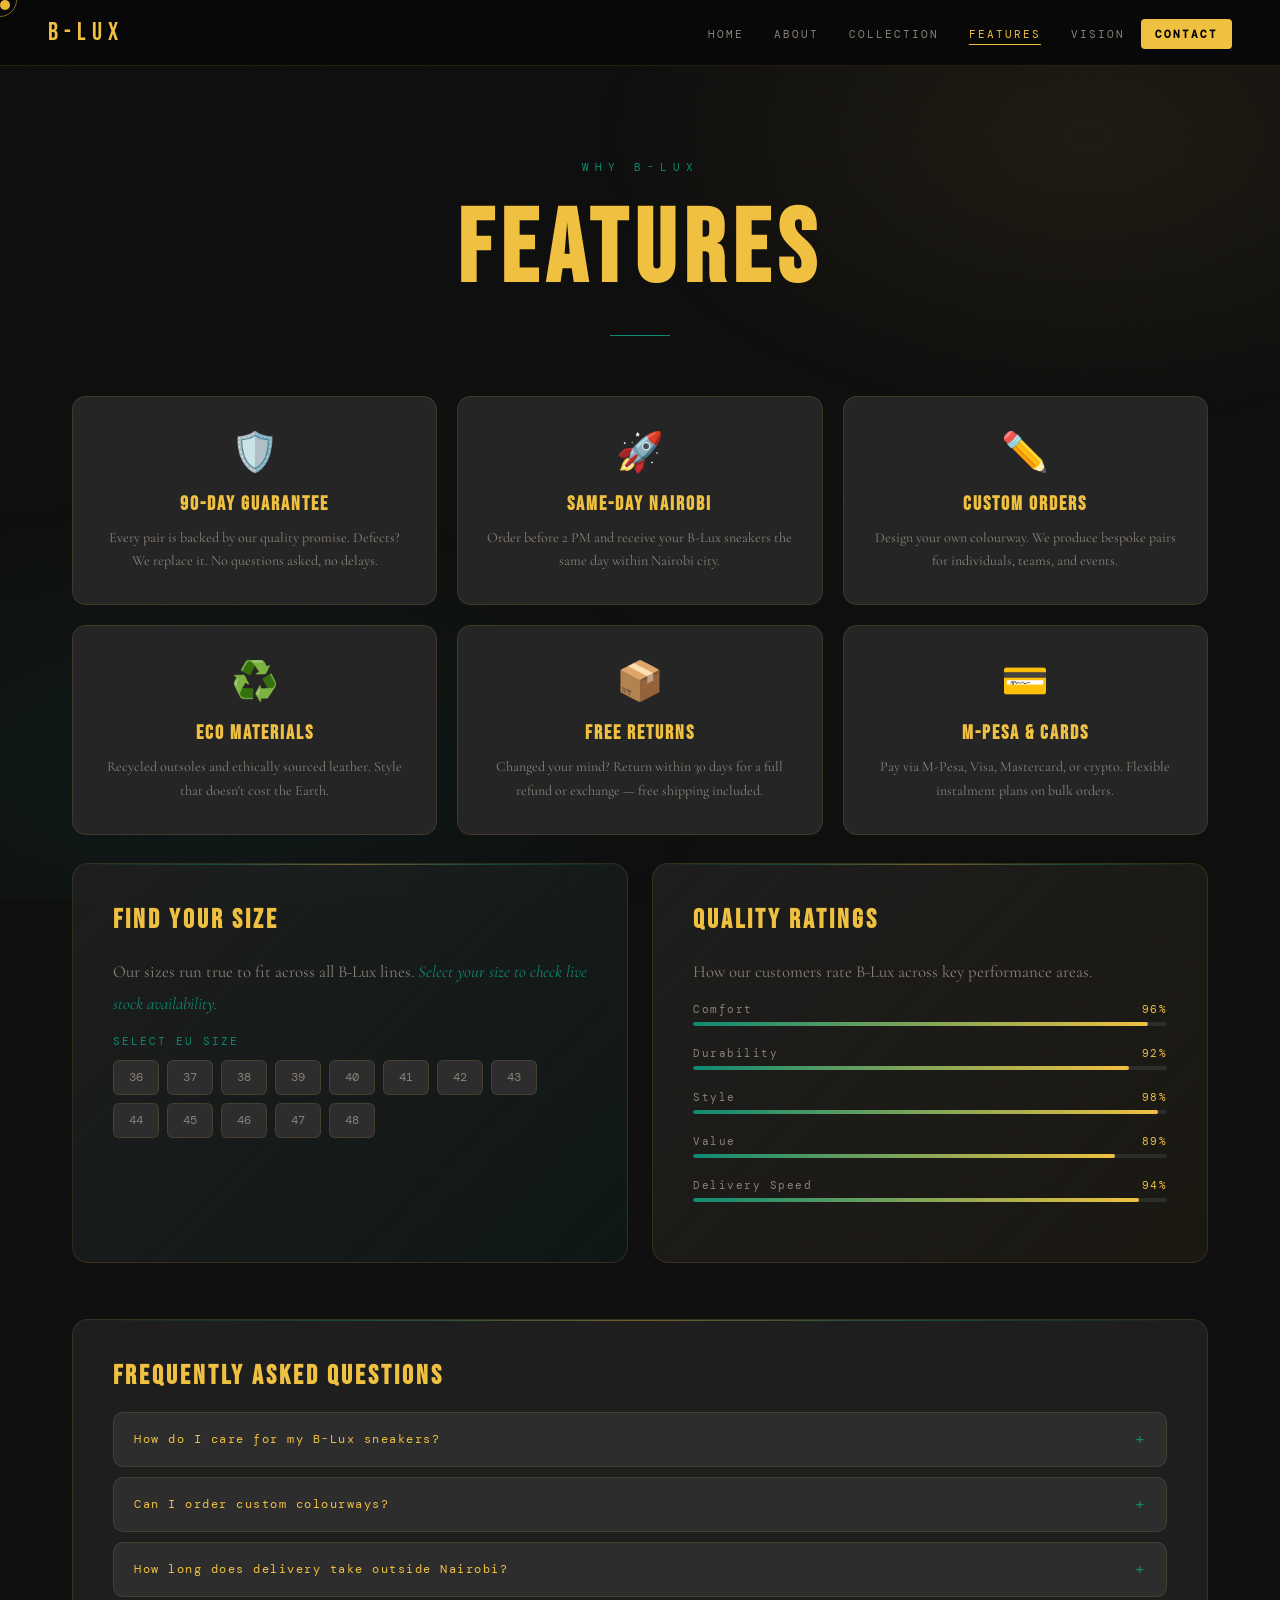
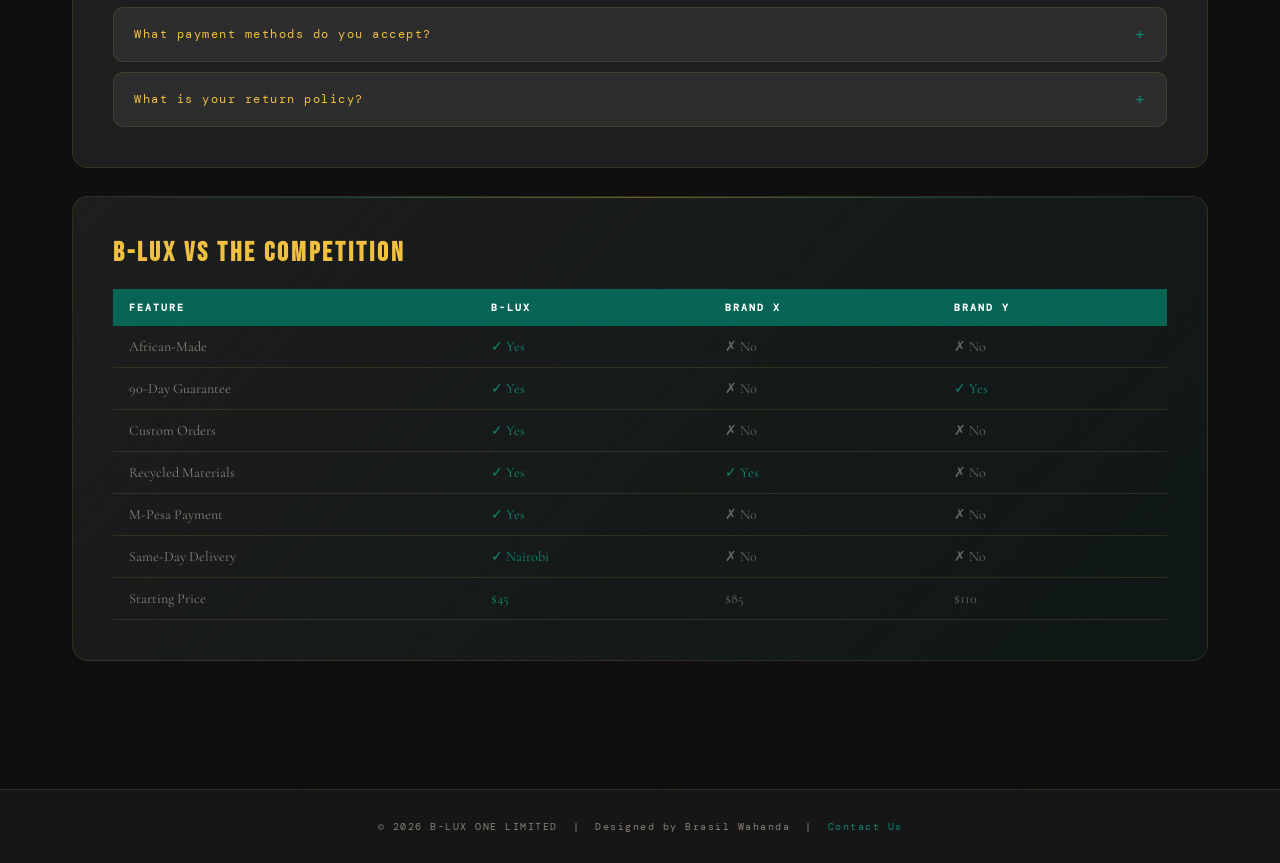
<file: features.html>
<!DOCTYPE html>
<html lang="en">
<head>
<meta charset="UTF-8">
<meta name="viewport" content="width=device-width, initial-scale=1.0">
<title>B-LUX ONE LIMITED — Features</title>
<link href="https://fonts.googleapis.com/css2?family=Bebas+Neue&family=Cormorant+Garamond:ital,wght@0,300;0,400;0,600;1,400&family=DM+Mono:wght@300;400&display=swap" rel="stylesheet">
<style>
:root{--gold:#f0c040;--gold-dim:#b8902a;--teal:#0e8a72;--teal-dark:#086455;--dark:#0f0f0f;--dark2:#161616;--dark3:#1e1e1e;--dark4:#252525;--dark5:#2d2d2d;--text:#e2ddd4;--muted:#8a8278;--border:rgba(240,192,64,.12);--border2:rgba(14,138,114,.25);}
*,*::before,*::after{box-sizing:border-box;margin:0;padding:0;}
html{scroll-behavior:smooth;}
body{font-family:'Cormorant Garamond',Georgia,serif;background:var(--dark);color:var(--text);cursor:none;overflow-x:hidden;}
.cursor{width:10px;height:10px;background:var(--gold);border-radius:50%;position:fixed;pointer-events:none;z-index:9999;mix-blend-mode:difference;}
.cursor-ring{width:34px;height:34px;border:1px solid rgba(240,192,64,.5);border-radius:50%;position:fixed;pointer-events:none;z-index:9998;}
body::before{content:'';position:fixed;inset:0;background:radial-gradient(ellipse 65% 55% at 85% 15%,rgba(240,192,64,.07) 0%,transparent 60%),radial-gradient(ellipse 70% 50% at 15% 85%,rgba(14,138,114,.09) 0%,transparent 60%);pointer-events:none;z-index:0;}
body::after{content:'';position:fixed;inset:-200%;background-image:url("data:image/svg+xml,%3Csvg viewBox='0 0 200 200' xmlns='http://www.w3.org/2000/svg'%3E%3Cfilter id='n'%3E%3CfeTurbulence type='fractalNoise' baseFrequency='.9' numOctaves='4' stitchTiles='stitch'/%3E%3C/filter%3E%3Crect width='100%25' height='100%25' filter='url(%23n)' opacity='.04'/%3E%3C/svg%3E");background-size:180px;animation:grain .7s steps(1) infinite;pointer-events:none;z-index:1;opacity:.3;}
@keyframes grain{0%,100%{transform:translate(0,0)}20%{transform:translate(-5%,8%)}40%{transform:translate(10%,-10%)}60%{transform:translate(-8%,15%)}80%{transform:translate(5%,-5%)}}
nav{position:fixed;top:0;left:0;right:0;z-index:100;background:rgba(8,8,8,.92);backdrop-filter:blur(20px);border-bottom:1px solid var(--border);display:flex;align-items:center;justify-content:space-between;padding:0 48px;height:66px;}
.nav-logo{font-family:'Bebas Neue',sans-serif;font-size:1.55rem;color:var(--gold);letter-spacing:6px;text-decoration:none;}
.nav-links{display:flex;list-style:none;gap:2px;}
.nav-links li a{font-family:'DM Mono',monospace;font-size:.68rem;letter-spacing:2px;text-transform:uppercase;color:var(--muted);text-decoration:none;padding:8px 14px;border-radius:4px;transition:color .2s;position:relative;}
.nav-links li a::after{content:'';position:absolute;bottom:4px;left:50%;right:50%;height:1px;background:var(--gold);transition:all .3s ease;}
.nav-links li a:hover,.nav-links li a.active{color:var(--gold);}
.nav-links li a:hover::after,.nav-links li a.active::after{left:14px;right:14px;}
.nav-cta{background:var(--gold);color:#000 !important;font-weight:700;border-radius:4px;}
.nav-toggle{display:none;flex-direction:column;gap:5px;cursor:pointer;padding:8px;}
.nav-toggle span{display:block;width:22px;height:2px;background:var(--gold);border-radius:2px;}
@media(max-width:820px){.nav-links{display:none;flex-direction:column;position:absolute;top:66px;left:0;right:0;background:#0a0a0a;padding:16px;}.nav-links.open{display:flex;}.nav-toggle{display:flex;}nav{padding:0 20px;}}

.page-hero{padding:160px 32px 60px;text-align:center;position:relative;z-index:2;}
.page-hero .ey{font-family:'DM Mono',monospace;font-size:.7rem;letter-spacing:6px;color:var(--teal);text-transform:uppercase;margin-bottom:16px;opacity:0;animation:up .8s .1s ease forwards;}
.page-hero h1{font-family:'Bebas Neue',sans-serif;font-size:clamp(3rem,8vw,7rem);color:var(--gold);letter-spacing:8px;opacity:0;animation:up .8s .2s ease forwards;}
.page-hero .ln{width:60px;height:1px;background:var(--teal);margin:22px auto 0;opacity:0;animation:up .8s .3s ease forwards;}
@keyframes up{from{opacity:0;transform:translateY(22px)}to{opacity:1;transform:translateY(0)}}

.wrapper{max-width:1200px;margin:0 auto;padding:0 32px;}
.c{background:var(--dark3);border:1px solid var(--border);border-radius:16px;padding:40px;margin-bottom:28px;position:relative;overflow:hidden;transition:border-color .3s,box-shadow .3s;}
.c:hover{border-color:rgba(240,192,64,.22);box-shadow:0 0 50px rgba(240,192,64,.07);}
.c::before{content:'';position:absolute;top:0;left:0;right:0;height:1px;background:linear-gradient(90deg,transparent,var(--teal),var(--gold),var(--teal),transparent);opacity:.4;}
.c-teal{background:linear-gradient(135deg,var(--dark3) 0%,rgba(14,138,114,.07) 100%);}
.c-gold{background:linear-gradient(135deg,var(--dark3) 0%,rgba(240,192,64,.05) 100%);}
.c h3{font-family:'Bebas Neue',sans-serif;font-size:1.7rem;color:var(--gold);letter-spacing:3px;margin-bottom:20px;}
.two-col{display:grid;grid-template-columns:1fr 1fr;gap:24px;margin-bottom:28px;}
.three-col{display:grid;grid-template-columns:repeat(3,1fr);gap:20px;margin-bottom:28px;}
@media(max-width:768px){.two-col,.three-col{grid-template-columns:1fr;}}
.para{font-size:1.05rem;line-height:1.9;color:var(--muted);margin-bottom:14px;}
.para strong{color:var(--text);}
.para em{color:var(--teal);font-style:italic;}

/* FEATURE CARDS */
.feat-card{background:var(--dark4);border:1px solid var(--border);border-radius:14px;padding:32px 26px;text-align:center;transition:all .3s;position:relative;overflow:hidden;}
.feat-card::after{content:'';position:absolute;bottom:0;left:0;right:0;height:2px;background:linear-gradient(90deg,var(--teal),var(--gold));transform:scaleX(0);transition:transform .3s;}
.feat-card:hover::after{transform:scaleX(1);}
.feat-card:hover{transform:translateY(-5px);border-color:var(--border2);}
.feat-icon{font-size:2.4rem;margin-bottom:16px;}
.feat-card h4{font-family:'Bebas Neue',sans-serif;font-size:1.25rem;color:var(--gold);letter-spacing:2px;margin-bottom:10px;}
.feat-card p{font-size:.88rem;color:var(--muted);line-height:1.65;}

/* ACCORDION */
.accordion{display:flex;flex-direction:column;gap:10px;}
.acc-item{background:var(--dark5);border:1px solid var(--border);border-radius:10px;overflow:hidden;}
.acc-head{display:flex;align-items:center;justify-content:space-between;padding:16px 20px;cursor:none;font-family:'DM Mono',monospace;font-size:.75rem;letter-spacing:1.5px;color:var(--gold);transition:background .2s;}
.acc-head:hover{background:rgba(14,138,114,.06);}
.acc-head .icon{transition:transform .3s;color:var(--teal);font-size:1rem;}
.acc-body{max-height:0;overflow:hidden;transition:max-height .35s ease;}
.acc-body.open{max-height:200px;}
.acc-body p{padding:0 20px 18px;font-size:.9rem;color:var(--muted);line-height:1.7;}

/* SIZE PICKER */
.size-label{font-family:'DM Mono',monospace;font-size:.68rem;letter-spacing:2px;color:var(--teal);text-transform:uppercase;margin-bottom:12px;display:block;}
.size-grid{display:flex;flex-wrap:wrap;gap:8px;}
.sz{background:var(--dark5);border:1px solid var(--border);color:var(--muted);padding:9px 15px;border-radius:6px;font-family:'DM Mono',monospace;font-size:.72rem;cursor:none;transition:all .2s;}
.sz:hover,.sz.active{background:var(--teal-dark);border-color:var(--teal);color:var(--text);}
#sizeMsg{margin-top:14px;font-family:'DM Mono',monospace;font-size:.72rem;color:var(--teal);letter-spacing:1px;min-height:18px;}

/* PROGRESS */
.prog-row{margin-bottom:20px;}
.prog-label{display:flex;justify-content:space-between;margin-bottom:6px;}
.prog-label span{font-family:'DM Mono',monospace;font-size:.68rem;letter-spacing:1.5px;color:var(--muted);}
.prog-label .val{color:var(--gold);}
.prog-bar{height:4px;background:var(--dark5);border-radius:4px;overflow:hidden;}
.prog-fill{height:100%;border-radius:4px;background:linear-gradient(90deg,var(--teal),var(--gold));width:0;transition:width 1.2s ease;}

/* COMPARISON */
.comp-table{width:100%;border-collapse:collapse;font-size:.88rem;}
.comp-table th{background:var(--teal-dark);color:#fff;padding:12px 16px;text-align:left;font-family:'DM Mono',monospace;font-size:.65rem;letter-spacing:2px;text-transform:uppercase;}
.comp-table td{padding:12px 16px;border-bottom:1px solid var(--border);color:var(--muted);}
.comp-table td.yes{color:var(--teal);}
.comp-table td.no{color:#666;}
.comp-table tr:hover td{background:rgba(14,138,114,.04);color:var(--text);}

.back-top{position:fixed;bottom:28px;left:28px;background:var(--dark4);border:1px solid var(--border);color:var(--gold);width:42px;height:42px;border-radius:50%;display:flex;align-items:center;justify-content:center;cursor:none;opacity:0;transition:all .3s;z-index:200;text-decoration:none;font-size:1rem;}
.back-top.visible{opacity:1;}
.back-top:hover{background:var(--teal-dark);}
footer{position:relative;z-index:2;background:var(--dark2);border-top:1px solid var(--border);text-align:center;padding:30px;font-family:'DM Mono',monospace;font-size:.65rem;color:var(--muted);letter-spacing:1.5px;}
footer a{color:var(--teal);text-decoration:none;}
</style>
</head>
<body>
<div class="cursor" id="cur"></div>
<div class="cursor-ring" id="ring"></div>
<a href="#" class="back-top" id="bt">↑</a>

<nav>
  <a href="index.html" class="nav-logo">B-LUX</a>
  <div class="nav-toggle" id="nt"><span></span><span></span><span></span></div>
  <ul class="nav-links" id="nl">
    <li><a href="index.html">Home</a></li>
    <li><a href="about.html">About</a></li>
    <li><a href="collection.html">Collection</a></li>
    <li><a href="features.html" class="active">Features</a></li>
    <li><a href="vision.html">Vision</a></li>
    <li><a href="contact.html" class="nav-cta">Contact</a></li>
  </ul>
</nav>

<div class="page-hero">
  <p class="ey">Why B-LUX</p>
  <h1>Features</h1>
  <div class="ln"></div>
</div>

<main style="position:relative;z-index:2;padding-bottom:100px;">
<div class="wrapper">

  <!-- 6 Feature Cards -->
  <div class="three-col">
    <div class="feat-card"><div class="feat-icon">🛡️</div><h4>90-Day Guarantee</h4><p>Every pair is backed by our quality promise. Defects? We replace it. No questions asked, no delays.</p></div>
    <div class="feat-card"><div class="feat-icon">🚀</div><h4>Same-Day Nairobi</h4><p>Order before 2 PM and receive your B-Lux sneakers the same day within Nairobi city.</p></div>
    <div class="feat-card"><div class="feat-icon">✏️</div><h4>Custom Orders</h4><p>Design your own colourway. We produce bespoke pairs for individuals, teams, and events.</p></div>
    <div class="feat-card"><div class="feat-icon">♻️</div><h4>Eco Materials</h4><p>Recycled outsoles and ethically sourced leather. Style that doesn't cost the Earth.</p></div>
    <div class="feat-card"><div class="feat-icon">📦</div><h4>Free Returns</h4><p>Changed your mind? Return within 30 days for a full refund or exchange — free shipping included.</p></div>
    <div class="feat-card"><div class="feat-icon">💳</div><h4>M-Pesa & Cards</h4><p>Pay via M-Pesa, Visa, Mastercard, or crypto. Flexible instalment plans on bulk orders.</p></div>
  </div>

  <!-- SIZE PICKER + QUALITY RATINGS -->
  <div class="two-col">
    <div class="c c-teal">
      <h3>Find Your Size</h3>
      <p class="para">Our sizes run true to fit across all B-Lux lines. <em>Select your size to check live stock availability.</em></p>
      <span class="size-label">Select EU Size</span>
      <div class="size-grid">
        <button class="sz" onclick="pickSize(this)">36</button><button class="sz" onclick="pickSize(this)">37</button>
        <button class="sz" onclick="pickSize(this)">38</button><button class="sz" onclick="pickSize(this)">39</button>
        <button class="sz" onclick="pickSize(this)">40</button><button class="sz" onclick="pickSize(this)">41</button>
        <button class="sz" onclick="pickSize(this)">42</button><button class="sz" onclick="pickSize(this)">43</button>
        <button class="sz" onclick="pickSize(this)">44</button><button class="sz" onclick="pickSize(this)">45</button>
        <button class="sz" onclick="pickSize(this)">46</button><button class="sz" onclick="pickSize(this)">47</button>
        <button class="sz" onclick="pickSize(this)">48</button>
      </div>
      <p id="sizeMsg"></p>
    </div>

    <div class="c c-gold">
      <h3>Quality Ratings</h3>
      <p class="para">How our customers rate B-Lux across key performance areas.</p>
      <div class="prog-row"><div class="prog-label"><span>Comfort</span><span class="val">96%</span></div><div class="prog-bar"><div class="prog-fill" data-w="96"></div></div></div>
      <div class="prog-row"><div class="prog-label"><span>Durability</span><span class="val">92%</span></div><div class="prog-bar"><div class="prog-fill" data-w="92"></div></div></div>
      <div class="prog-row"><div class="prog-label"><span>Style</span><span class="val">98%</span></div><div class="prog-bar"><div class="prog-fill" data-w="98"></div></div></div>
      <div class="prog-row"><div class="prog-label"><span>Value</span><span class="val">89%</span></div><div class="prog-bar"><div class="prog-fill" data-w="89"></div></div></div>
      <div class="prog-row"><div class="prog-label"><span>Delivery Speed</span><span class="val">94%</span></div><div class="prog-bar"><div class="prog-fill" data-w="94"></div></div></div>
    </div>
  </div>

  <!-- ACCORDION FAQ -->
  <div class="c">
    <h3>Frequently Asked Questions</h3>
    <div class="accordion">
      <div class="acc-item"><div class="acc-head" onclick="toggleAcc(this)"><span>How do I care for my B-Lux sneakers?</span><span class="icon">+</span></div><div class="acc-body"><p>Wipe leather uppers with a damp cloth. Use a soft brush for mesh panels. Avoid machine washing. Store in the box when not in use to maintain shape.</p></div></div>
      <div class="acc-item"><div class="acc-head" onclick="toggleAcc(this)"><span>Can I order custom colourways?</span><span class="icon">+</span></div><div class="acc-body"><p>Yes! Custom orders are available for individuals and bulk teams. Contact us via the Contact page with your preferred colourway and size requirements.</p></div></div>
      <div class="acc-item"><div class="acc-head" onclick="toggleAcc(this)"><span>How long does delivery take outside Nairobi?</span><span class="icon">+</span></div><div class="acc-body"><p>East Africa: 3–5 days. Pan-Africa: 7–10 days. International: 14–21 days. Express courier options are available at checkout for faster delivery.</p></div></div>
      <div class="acc-item"><div class="acc-head" onclick="toggleAcc(this)"><span>What payment methods do you accept?</span><span class="icon">+</span></div><div class="acc-body"><p>We accept M-Pesa, Visa, Mastercard, PayPal, and select crypto currencies. Instalment plans are available on bulk orders above $300.</p></div></div>
      <div class="acc-item"><div class="acc-head" onclick="toggleAcc(this)"><span>What is your return policy?</span><span class="icon">+</span></div><div class="acc-body"><p>Free returns within 30 days of purchase. Items must be unworn in original packaging. Defective items are replaced immediately under our 90-day guarantee.</p></div></div>
    </div>
  </div>

  <!-- COMPARISON TABLE -->
  <div class="c c-teal">
    <h3>B-LUX vs The Competition</h3>
    <table class="comp-table">
      <thead>
        <tr><th>Feature</th><th>B-LUX</th><th>Brand X</th><th>Brand Y</th></tr>
      </thead>
      <tbody>
        <tr><td>African-Made</td><td class="yes">✓ Yes</td><td class="no">✗ No</td><td class="no">✗ No</td></tr>
        <tr><td>90-Day Guarantee</td><td class="yes">✓ Yes</td><td class="no">✗ No</td><td class="yes">✓ Yes</td></tr>
        <tr><td>Custom Orders</td><td class="yes">✓ Yes</td><td class="no">✗ No</td><td class="no">✗ No</td></tr>
        <tr><td>Recycled Materials</td><td class="yes">✓ Yes</td><td class="yes">✓ Yes</td><td class="no">✗ No</td></tr>
        <tr><td>M-Pesa Payment</td><td class="yes">✓ Yes</td><td class="no">✗ No</td><td class="no">✗ No</td></tr>
        <tr><td>Same-Day Delivery</td><td class="yes">✓ Nairobi</td><td class="no">✗ No</td><td class="no">✗ No</td></tr>
        <tr><td>Starting Price</td><td class="yes">$45</td><td class="no">$85</td><td class="no">$110</td></tr>
      </tbody>
    </table>
  </div>

</div>
</main>

<footer>© 2026 B-LUX ONE LIMITED &nbsp;|&nbsp; Designed by Brasil Wahanda &nbsp;|&nbsp; <a href="contact.html">Contact Us</a></footer>

<script>
const cur=document.getElementById('cur'),ring=document.getElementById('ring');
let mx=0,my=0,rx=0,ry=0;
document.addEventListener('mousemove',e=>{mx=e.clientX;my=e.clientY;cur.style.cssText=`left:${mx-5}px;top:${my-5}px`;});
(function a(){rx+=(mx-rx)*.12;ry+=(my-ry)*.12;ring.style.cssText=`left:${rx-17}px;top:${ry-17}px`;requestAnimationFrame(a);})();
window.addEventListener('scroll',()=>document.getElementById('bt').classList.toggle('visible',scrollY>400));
document.getElementById('nt').addEventListener('click',()=>document.getElementById('nl').classList.toggle('open'));

const stock={'36':'✓ Size 36 — In Stock (12 pairs)','37':'✓ Size 37 — In Stock (8 pairs)','38':'✓ Size 38 — In Stock (15 pairs)','39':'✓ Size 39 — In Stock (20 pairs)','40':'✓ Size 40 — In Stock (18 pairs)','41':'✓ Size 41 — In Stock (25 pairs)','42':'✓ Size 42 — In Stock (30 pairs)','43':'✓ Size 43 — In Stock (22 pairs)','44':'⚠ Size 44 — Low Stock (4 pairs)','45':'✓ Size 45 — In Stock (10 pairs)','46':'⚠ Size 46 — Low Stock (2 pairs)','47':'⚠ Size 47 — Pre-order only','48':'⚠ Size 48 — Pre-order only'};
function pickSize(b){document.querySelectorAll('.sz').forEach(s=>s.classList.remove('active'));b.classList.add('active');document.getElementById('sizeMsg').textContent=stock[b.textContent]||'';}

function toggleAcc(head){const body=head.nextElementSibling;const icon=head.querySelector('.icon');const isOpen=body.classList.contains('open');document.querySelectorAll('.acc-body').forEach(b=>{b.classList.remove('open');b.previousElementSibling.querySelector('.icon').textContent='+';});if(!isOpen){body.classList.add('open');icon.textContent='−';}}

// Animate progress bars on scroll
const bars=document.querySelectorAll('.prog-fill');
const obs=new IntersectionObserver(entries=>{entries.forEach(e=>{if(e.isIntersecting)e.target.style.width=e.target.dataset.w+'%';});},{threshold:.3});
bars.forEach(b=>obs.observe(b));
</script>
</body>
</html>
</file>
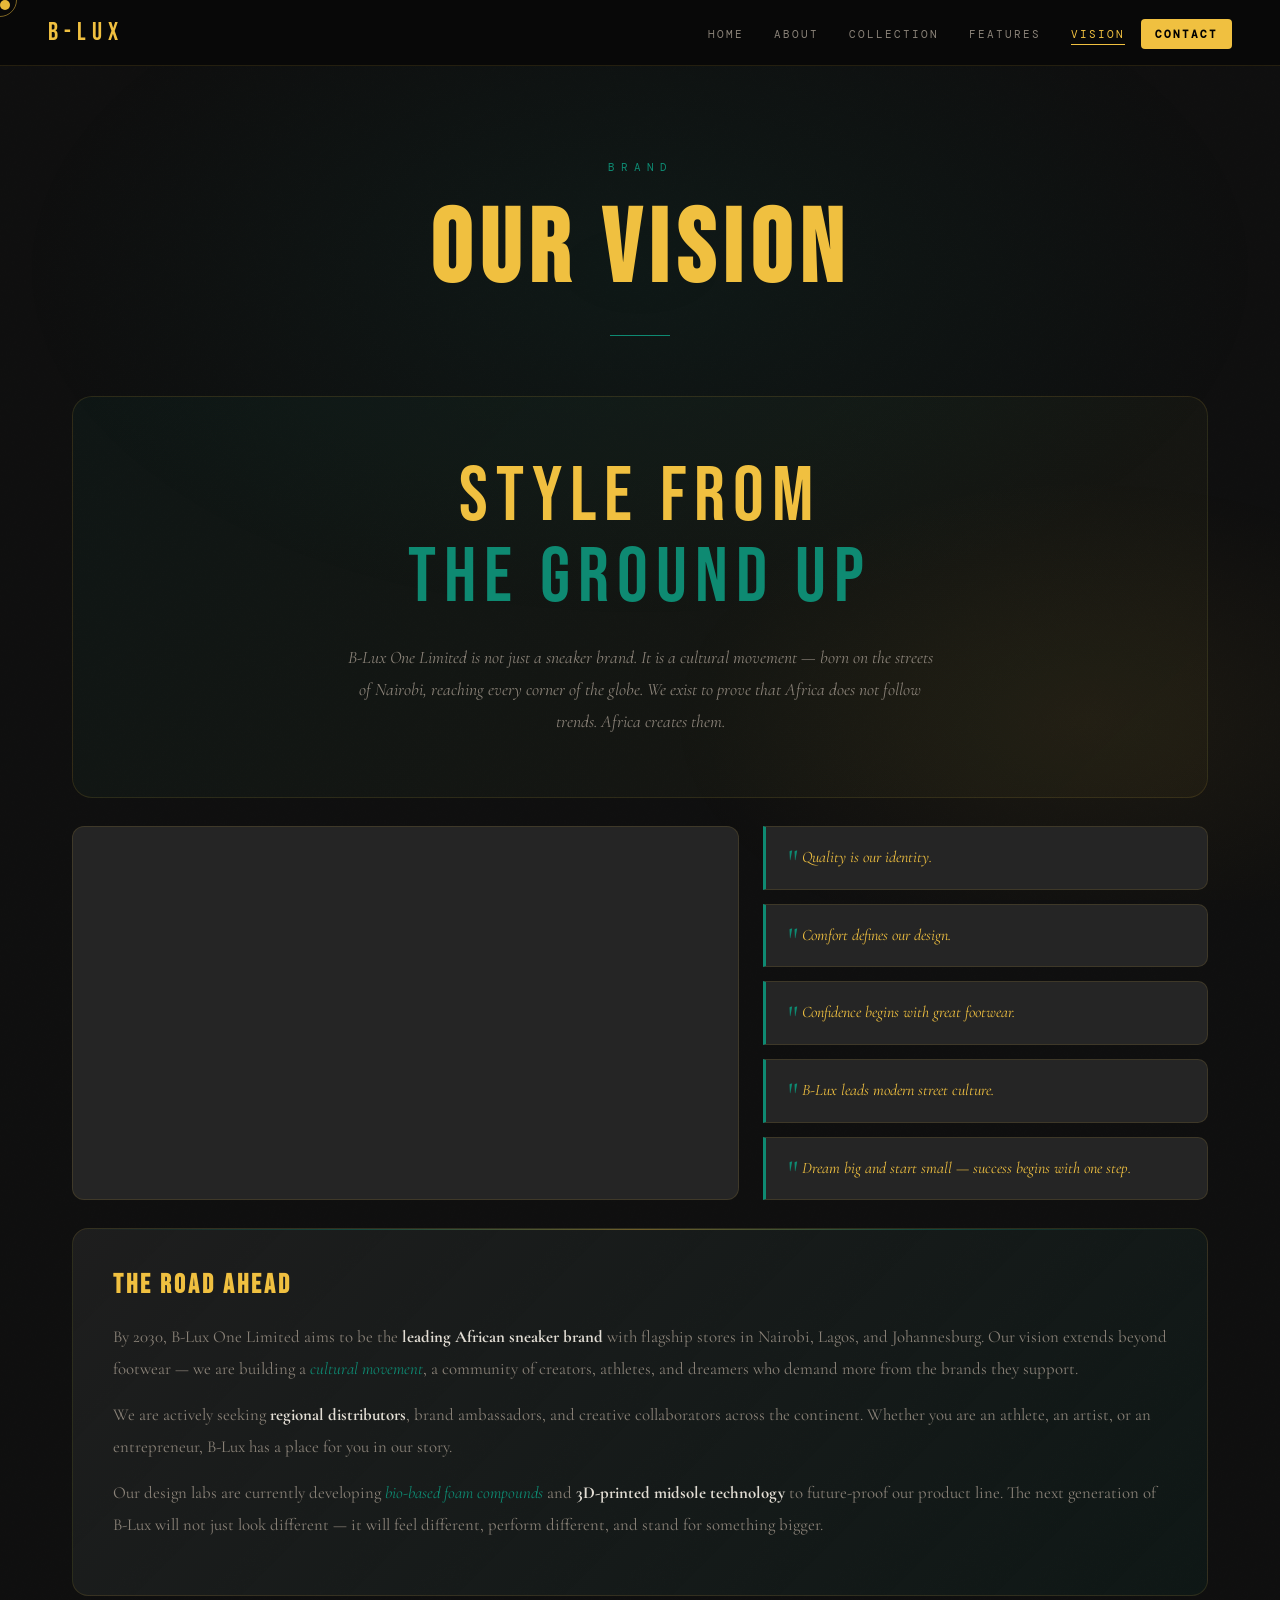
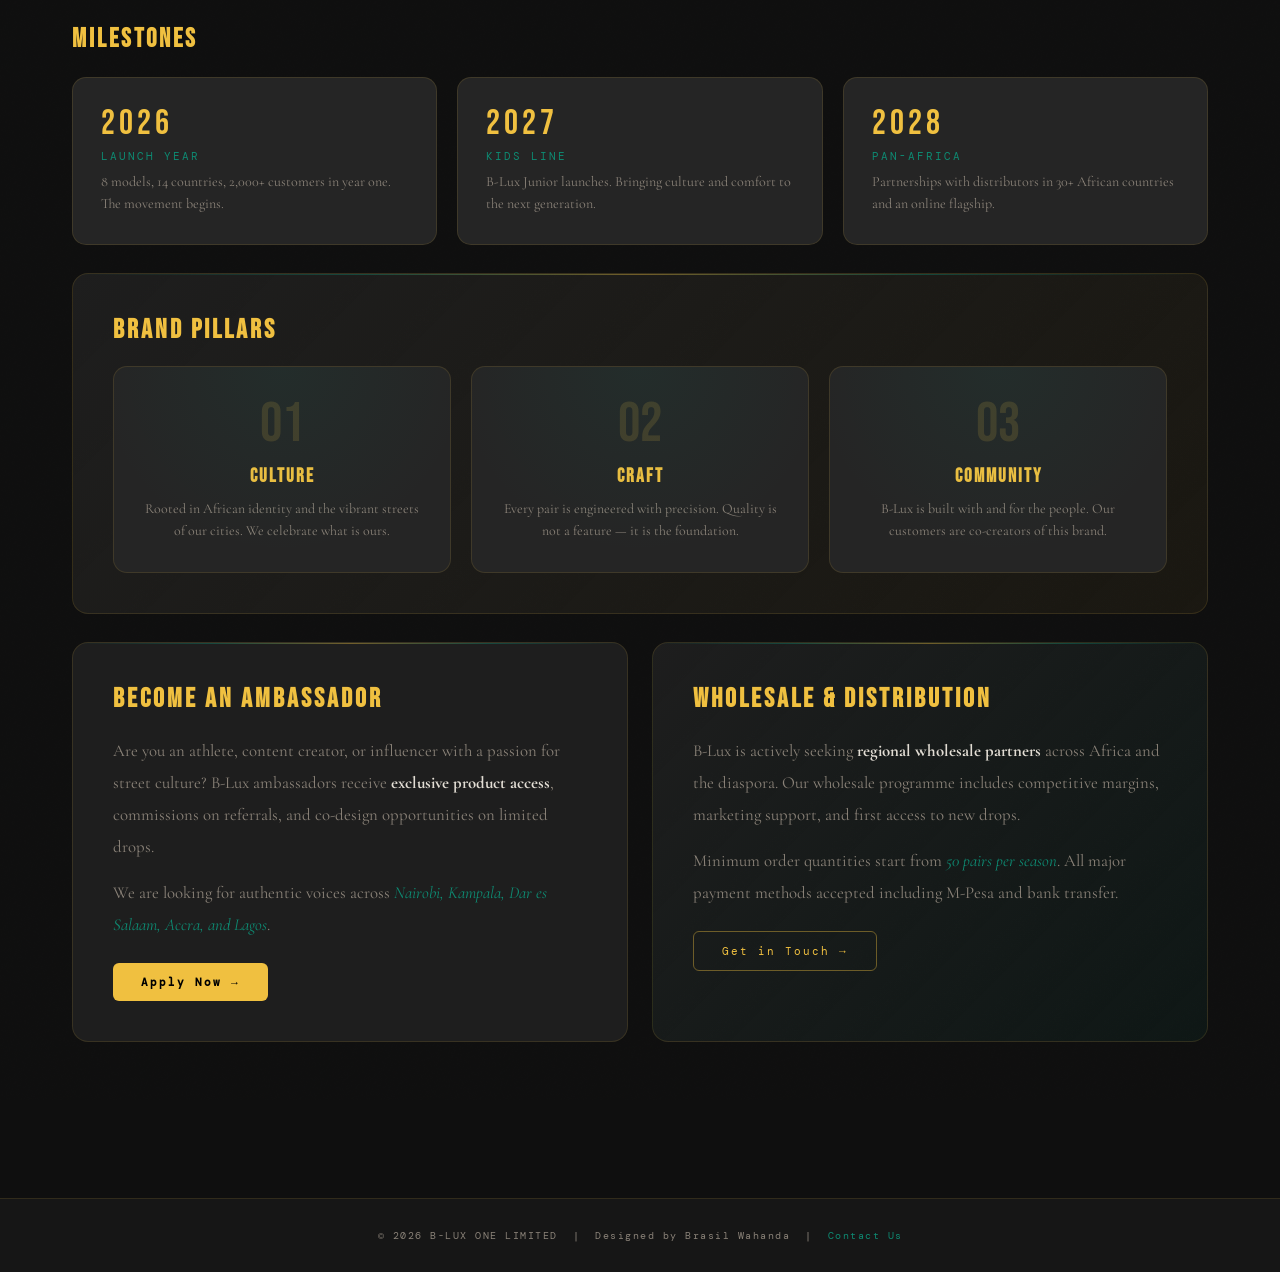
<file: vision.html>
<!DOCTYPE html>
<html lang="en">
<head>
<meta charset="UTF-8">
<meta name="viewport" content="width=device-width, initial-scale=1.0">
<title>B-LUX ONE LIMITED — Vision</title>
<link href="https://fonts.googleapis.com/css2?family=Bebas+Neue&family=Cormorant+Garamond:ital,wght@0,300;0,400;0,600;1,400&family=DM+Mono:wght@300;400&display=swap" rel="stylesheet">
<style>
:root{--gold:#f0c040;--gold-dim:#b8902a;--teal:#0e8a72;--teal-dark:#086455;--dark:#0f0f0f;--dark2:#161616;--dark3:#1e1e1e;--dark4:#252525;--dark5:#2d2d2d;--text:#e2ddd4;--muted:#8a8278;--border:rgba(240,192,64,.12);--border2:rgba(14,138,114,.25);}
*,*::before,*::after{box-sizing:border-box;margin:0;padding:0;}
html{scroll-behavior:smooth;}
body{font-family:'Cormorant Garamond',Georgia,serif;background:var(--dark);color:var(--text);cursor:none;overflow-x:hidden;}
.cursor{width:10px;height:10px;background:var(--gold);border-radius:50%;position:fixed;pointer-events:none;z-index:9999;mix-blend-mode:difference;}
.cursor-ring{width:34px;height:34px;border:1px solid rgba(240,192,64,.5);border-radius:50%;position:fixed;pointer-events:none;z-index:9998;}
body::before{content:'';position:fixed;inset:0;background:radial-gradient(ellipse 75% 60% at 50% 30%,rgba(14,138,114,.08) 0%,transparent 65%),radial-gradient(ellipse 55% 45% at 85% 80%,rgba(240,192,64,.06) 0%,transparent 60%);pointer-events:none;z-index:0;}
body::after{content:'';position:fixed;inset:-200%;background-image:url("data:image/svg+xml,%3Csvg viewBox='0 0 200 200' xmlns='http://www.w3.org/2000/svg'%3E%3Cfilter id='n'%3E%3CfeTurbulence type='fractalNoise' baseFrequency='.9' numOctaves='4' stitchTiles='stitch'/%3E%3C/filter%3E%3Crect width='100%25' height='100%25' filter='url(%23n)' opacity='.04'/%3E%3C/svg%3E");background-size:180px;animation:grain .7s steps(1) infinite;pointer-events:none;z-index:1;opacity:.3;}
@keyframes grain{0%,100%{transform:translate(0,0)}20%{transform:translate(-5%,8%)}40%{transform:translate(10%,-10%)}60%{transform:translate(-8%,15%)}80%{transform:translate(5%,-5%)}}
nav{position:fixed;top:0;left:0;right:0;z-index:100;background:rgba(8,8,8,.92);backdrop-filter:blur(20px);border-bottom:1px solid var(--border);display:flex;align-items:center;justify-content:space-between;padding:0 48px;height:66px;}
.nav-logo{font-family:'Bebas Neue',sans-serif;font-size:1.55rem;color:var(--gold);letter-spacing:6px;text-decoration:none;}
.nav-links{display:flex;list-style:none;gap:2px;}
.nav-links li a{font-family:'DM Mono',monospace;font-size:.68rem;letter-spacing:2px;text-transform:uppercase;color:var(--muted);text-decoration:none;padding:8px 14px;border-radius:4px;transition:color .2s;position:relative;}
.nav-links li a::after{content:'';position:absolute;bottom:4px;left:50%;right:50%;height:1px;background:var(--gold);transition:all .3s ease;}
.nav-links li a:hover,.nav-links li a.active{color:var(--gold);}
.nav-links li a:hover::after,.nav-links li a.active::after{left:14px;right:14px;}
.nav-cta{background:var(--gold);color:#000 !important;font-weight:700;border-radius:4px;}
.nav-toggle{display:none;flex-direction:column;gap:5px;cursor:pointer;padding:8px;}
.nav-toggle span{display:block;width:22px;height:2px;background:var(--gold);border-radius:2px;}
@media(max-width:820px){.nav-links{display:none;flex-direction:column;position:absolute;top:66px;left:0;right:0;background:#0a0a0a;padding:16px;}.nav-links.open{display:flex;}.nav-toggle{display:flex;}nav{padding:0 20px;}}

.page-hero{padding:160px 32px 60px;text-align:center;position:relative;z-index:2;}
.page-hero .ey{font-family:'DM Mono',monospace;font-size:.7rem;letter-spacing:6px;color:var(--teal);text-transform:uppercase;margin-bottom:16px;opacity:0;animation:up .8s .1s ease forwards;}
.page-hero h1{font-family:'Bebas Neue',sans-serif;font-size:clamp(3rem,8vw,7rem);color:var(--gold);letter-spacing:8px;opacity:0;animation:up .8s .2s ease forwards;}
.page-hero .ln{width:60px;height:1px;background:var(--teal);margin:22px auto 0;opacity:0;animation:up .8s .3s ease forwards;}
@keyframes up{from{opacity:0;transform:translateY(22px)}to{opacity:1;transform:translateY(0)}}

.wrapper{max-width:1200px;margin:0 auto;padding:0 32px;}
.c{background:var(--dark3);border:1px solid var(--border);border-radius:16px;padding:40px;margin-bottom:28px;position:relative;overflow:hidden;transition:border-color .3s;}
.c:hover{border-color:rgba(240,192,64,.22);}
.c::before{content:'';position:absolute;top:0;left:0;right:0;height:1px;background:linear-gradient(90deg,transparent,var(--teal),var(--gold),var(--teal),transparent);opacity:.4;}
.c-teal{background:linear-gradient(135deg,var(--dark3) 0%,rgba(14,138,114,.07) 100%);}
.c-gold{background:linear-gradient(135deg,var(--dark3) 0%,rgba(240,192,64,.05) 100%);}
.c h3{font-family:'Bebas Neue',sans-serif;font-size:1.7rem;color:var(--gold);letter-spacing:3px;margin-bottom:20px;}
.two-col{display:grid;grid-template-columns:3fr 2fr;gap:24px;margin-bottom:28px;}
.equal-col{display:grid;grid-template-columns:1fr 1fr;gap:24px;margin-bottom:28px;}
.three-col{display:grid;grid-template-columns:repeat(3,1fr);gap:20px;margin-bottom:28px;}
@media(max-width:768px){.two-col,.equal-col,.three-col{grid-template-columns:1fr;}}
.para{font-size:1.05rem;line-height:1.9;color:var(--muted);margin-bottom:14px;}
.para strong{color:var(--text);}
.para em{color:var(--teal);font-style:italic;}

/* VIDEO */
.vid-wrap{border-radius:12px;overflow:hidden;border:1px solid var(--border);background:var(--dark4);}
.vid-wrap iframe{width:100%;height:320px;border:none;display:block;}

/* QUOTES */
.q-stack{display:flex;flex-direction:column;gap:14px;}
.q-card{background:var(--dark4);border:1px solid var(--border);border-left:3px solid var(--teal);border-radius:0 10px 10px 0;padding:18px 22px;font-style:italic;color:var(--gold);font-size:1rem;line-height:1.6;transition:border-left-color .3s,transform .25s;position:relative;}
.q-card:hover{border-left-color:var(--gold);transform:translateX(4px);}
.q-card::before{content:'"';font-size:2.2rem;color:var(--teal);line-height:0;vertical-align:-.32em;margin-right:4px;font-style:normal;}

/* MANIFESTO */
.manifesto{text-align:center;padding:60px 40px;background:linear-gradient(135deg,rgba(14,138,114,.06),rgba(240,192,64,.04));border-radius:20px;border:1px solid var(--border);margin-bottom:28px;position:relative;z-index:2;}
.manifesto .big{font-family:'Bebas Neue',sans-serif;font-size:clamp(2.5rem,6vw,5.5rem);color:var(--gold);letter-spacing:8px;line-height:1.05;margin-bottom:24px;}
.manifesto .big span{color:var(--teal);}
.manifesto p{font-size:1.1rem;font-style:italic;color:var(--muted);max-width:600px;margin:0 auto;line-height:1.8;}

/* GOALS */
.goal-card{background:var(--dark4);border:1px solid var(--border);border-radius:14px;padding:28px;transition:all .3s;}
.goal-card:hover{transform:translateY(-4px);border-color:var(--border2);}
.goal-year{font-family:'Bebas Neue',sans-serif;font-size:2.2rem;color:var(--gold);letter-spacing:4px;line-height:1;}
.goal-title{font-family:'DM Mono',monospace;font-size:.68rem;letter-spacing:2px;color:var(--teal);text-transform:uppercase;margin:8px 0;}
.goal-desc{font-size:.88rem;color:var(--muted);line-height:1.6;}

/* BRAND PILLARS */
.pillar{background:var(--dark4);border:1px solid var(--border);border-radius:14px;padding:30px;text-align:center;position:relative;overflow:hidden;}
.pillar::after{content:'';position:absolute;inset:0;background:radial-gradient(circle at 50% 0%,rgba(14,138,114,.08),transparent 70%);pointer-events:none;}
.pillar .num{font-family:'Bebas Neue',sans-serif;font-size:3.5rem;color:rgba(240,192,64,.15);line-height:1;margin-bottom:12px;}
.pillar h4{font-family:'Bebas Neue',sans-serif;font-size:1.2rem;color:var(--gold);letter-spacing:2px;margin-bottom:10px;}
.pillar p{font-size:.87rem;color:var(--muted);line-height:1.6;}

.back-top{position:fixed;bottom:28px;left:28px;background:var(--dark4);border:1px solid var(--border);color:var(--gold);width:42px;height:42px;border-radius:50%;display:flex;align-items:center;justify-content:center;cursor:none;opacity:0;transition:all .3s;z-index:200;text-decoration:none;font-size:1rem;}
.back-top.visible{opacity:1;}
.back-top:hover{background:var(--teal-dark);}
footer{position:relative;z-index:2;background:var(--dark2);border-top:1px solid var(--border);text-align:center;padding:30px;font-family:'DM Mono',monospace;font-size:.65rem;color:var(--muted);letter-spacing:1.5px;}
footer a{color:var(--teal);text-decoration:none;}
</style>
</head>
<body>
<div class="cursor" id="cur"></div>
<div class="cursor-ring" id="ring"></div>
<a href="#" class="back-top" id="bt">↑</a>

<nav>
  <a href="index.html" class="nav-logo">B-LUX</a>
  <div class="nav-toggle" id="nt"><span></span><span></span><span></span></div>
  <ul class="nav-links" id="nl">
    <li><a href="index.html">Home</a></li>
    <li><a href="about.html">About</a></li>
    <li><a href="collection.html">Collection</a></li>
    <li><a href="features.html">Features</a></li>
    <li><a href="vision.html" class="active">Vision</a></li>
    <li><a href="contact.html" class="nav-cta">Contact</a></li>
  </ul>
</nav>

<div class="page-hero">
  <p class="ey">Brand</p>
  <h1>Our Vision</h1>
  <div class="ln"></div>
</div>

<main style="position:relative;z-index:2;padding-bottom:100px;">
<div class="wrapper">

  <!-- MANIFESTO -->
  <div class="manifesto">
    <div class="big">STYLE FROM<br><span>THE GROUND UP</span></div>
    <p>B-Lux One Limited is not just a sneaker brand. It is a cultural movement — born on the streets of Nairobi, reaching every corner of the globe. We exist to prove that Africa does not follow trends. Africa creates them.</p>
  </div>

  <!-- VIDEO + QUOTES -->
  <div class="two-col">
    <div class="vid-wrap">
      <iframe src="https://www.youtube.com/embed/Jv7n3aukt8E" allowfullscreen title="B-LUX Brand Video"></iframe>
    </div>
    <div class="q-stack">
      <div class="q-card">Quality is our identity.</div>
      <div class="q-card">Comfort defines our design.</div>
      <div class="q-card">Confidence begins with great footwear.</div>
      <div class="q-card">B-Lux leads modern street culture.</div>
      <div class="q-card">Dream big and start small — success begins with one step.</div>
    </div>
  </div>

  <!-- ROAD AHEAD -->
  <div class="c c-teal">
    <h3>The Road Ahead</h3>
    <p class="para">By 2030, B-Lux One Limited aims to be the <strong>leading African sneaker brand</strong> with flagship stores in Nairobi, Lagos, and Johannesburg. Our vision extends beyond footwear — we are building a <em>cultural movement</em>, a community of creators, athletes, and dreamers who demand more from the brands they support.</p>
    <p class="para">We are actively seeking <strong>regional distributors</strong>, brand ambassadors, and creative collaborators across the continent. Whether you are an athlete, an artist, or an entrepreneur, B-Lux has a place for you in our story.</p>
    <p class="para">Our design labs are currently developing <em>bio-based foam compounds</em> and <strong>3D-printed midsole technology</strong> to future-proof our product line. The next generation of B-Lux will not just look different — it will feel different, perform different, and stand for something bigger.</p>
  </div>

  <!-- GOALS 2026-2030 -->
  <h3 style="font-family:'Bebas Neue',sans-serif;font-size:1.6rem;color:var(--gold);letter-spacing:3px;margin-bottom:22px;position:relative;z-index:2;">Milestones</h3>
  <div class="three-col">
    <div class="goal-card"><div class="goal-year">2026</div><div class="goal-title">Launch Year</div><div class="goal-desc">8 models, 14 countries, 2,000+ customers in year one. The movement begins.</div></div>
    <div class="goal-card"><div class="goal-year">2027</div><div class="goal-title">Kids Line</div><div class="goal-desc">B-Lux Junior launches. Bringing culture and comfort to the next generation.</div></div>
    <div class="goal-card"><div class="goal-year">2028</div><div class="goal-title">Pan-Africa</div><div class="goal-desc">Partnerships with distributors in 30+ African countries and an online flagship.</div></div>
  </div>

  <!-- BRAND PILLARS -->
  <div class="c c-gold">
    <h3>Brand Pillars</h3>
    <div class="three-col" style="margin-bottom:0;">
      <div class="pillar"><div class="num">01</div><h4>Culture</h4><p>Rooted in African identity and the vibrant streets of our cities. We celebrate what is ours.</p></div>
      <div class="pillar"><div class="num">02</div><h4>Craft</h4><p>Every pair is engineered with precision. Quality is not a feature — it is the foundation.</p></div>
      <div class="pillar"><div class="num">03</div><h4>Community</h4><p>B-Lux is built with and for the people. Our customers are co-creators of this brand.</p></div>
    </div>
  </div>

  <!-- PARTNERSHIPS -->
  <div class="equal-col">
    <div class="c">
      <h3>Become an Ambassador</h3>
      <p class="para">Are you an athlete, content creator, or influencer with a passion for street culture? B-Lux ambassadors receive <strong>exclusive product access</strong>, commissions on referrals, and co-design opportunities on limited drops.</p>
      <p class="para">We are looking for authentic voices across <em>Nairobi, Kampala, Dar es Salaam, Accra, and Lagos</em>.</p>
      <a href="contact.html" style="display:inline-block;background:var(--gold);color:#000;padding:12px 28px;border-radius:6px;font-family:'DM Mono',monospace;font-size:.7rem;letter-spacing:2px;font-weight:700;text-decoration:none;margin-top:8px;transition:all .25s;">Apply Now →</a>
    </div>
    <div class="c c-teal">
      <h3>Wholesale & Distribution</h3>
      <p class="para">B-Lux is actively seeking <strong>regional wholesale partners</strong> across Africa and the diaspora. Our wholesale programme includes competitive margins, marketing support, and first access to new drops.</p>
      <p class="para">Minimum order quantities start from <em>50 pairs per season</em>. All major payment methods accepted including M-Pesa and bank transfer.</p>
      <a href="contact.html" style="display:inline-block;background:transparent;color:var(--gold);padding:12px 28px;border-radius:6px;font-family:'DM Mono',monospace;font-size:.7rem;letter-spacing:2px;border:1px solid rgba(240,192,64,.4);text-decoration:none;margin-top:8px;transition:all .25s;">Get in Touch →</a>
    </div>
  </div>

</div>
</main>

<footer>© 2026 B-LUX ONE LIMITED &nbsp;|&nbsp; Designed by Brasil Wahanda &nbsp;|&nbsp; <a href="contact.html">Contact Us</a></footer>

<script>
const cur=document.getElementById('cur'),ring=document.getElementById('ring');
let mx=0,my=0,rx=0,ry=0;
document.addEventListener('mousemove',e=>{mx=e.clientX;my=e.clientY;cur.style.cssText=`left:${mx-5}px;top:${my-5}px`;});
(function a(){rx+=(mx-rx)*.12;ry+=(my-ry)*.12;ring.style.cssText=`left:${rx-17}px;top:${ry-17}px`;requestAnimationFrame(a);})();
window.addEventListener('scroll',()=>document.getElementById('bt').classList.toggle('visible',scrollY>400));
document.getElementById('nt').addEventListener('click',()=>document.getElementById('nl').classList.toggle('open'));
</script>
</body>
</html>
</file>
